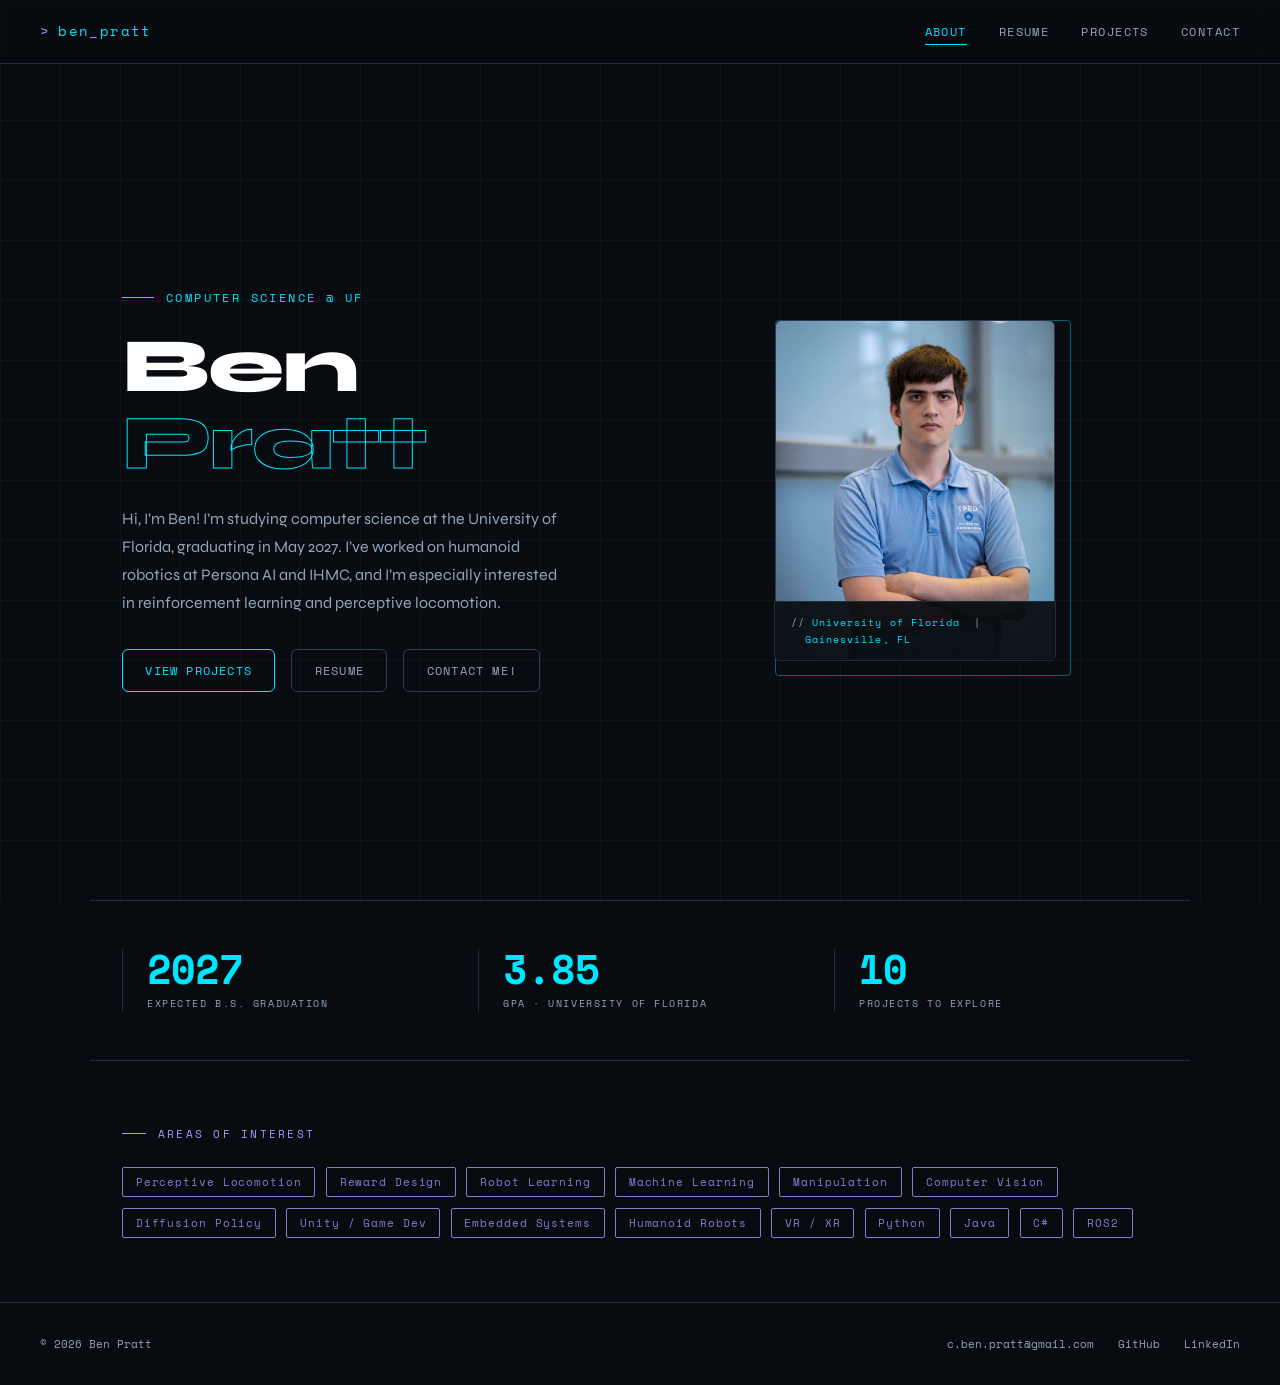
<file: index.html>
<!DOCTYPE html>
<html lang="en">
<head>
  <meta charset="UTF-8" />
  <meta name="viewport" content="width=device-width, initial-scale=1.0" />
  <title>Ben Pratt — Robotics &amp; Computer Science</title>
  <meta name="description" content="Ben Pratt’s robotics portfolio: perceptive locomotion, humanoid manipulation, animatronics, software, and games. Computer science at the University of Florida." />
  <link rel="stylesheet" href="css/style.css" />
  <style>
    /* ── HERO ── */
    .hero {
      min-height: calc(100vh - var(--nav-h));
      display: grid;
      grid-template-columns: 1fr 1fr;
      align-items: center;
      gap: 4rem;
      padding: 5rem 2rem 4rem;
      max-width: 1100px;
      margin: 0 auto;
      position: relative;
      z-index: 1;
    }

    .hero-eyebrow {
      font-family: var(--font-mono);
      font-size: .75rem;
      color: var(--accent);
      letter-spacing: .2em;
      text-transform: uppercase;
      margin-bottom: 1.25rem;
      display: flex;
      align-items: center;
      gap: .75rem;
    }
    .hero-eyebrow::before {
      content: '';
      display: inline-block;
      width: 32px; height: 1px;
      background: var(--accent);
    }

    .hero h1 {
      font-family: var(--font-body);
      font-size: clamp(3rem, 6vw, 5.5rem);
      font-weight: 800;
      line-height: 1.0;
      letter-spacing: -.02em;
      color: #fff;
      margin-bottom: 1.5rem;
    }
    .hero h1 span {
      color: transparent;
      -webkit-text-stroke: 1px var(--accent);
    }

    .hero-bio {
      font-size: 1rem;
      color: var(--muted);
      max-width: 440px;
      margin-bottom: 2rem;
      line-height: 1.75;
    }

    .hero-actions {
      display: flex;
      gap: 1rem;
      flex-wrap: wrap;
    }

    /* ── PHOTO CARD ── */
    .hero-visual {
      display: flex;
      justify-content: center;
    }
    .photo-frame {
      position: relative;
      width: min(280px, 100%);
    }
    .photo-frame::before {
      content: '';
      position: absolute;
      inset: -8px;
      border: 1px solid var(--accent);
      border-radius: 4px;
      opacity: .4;
      transform: translate(8px, 8px);
    }
    .photo-frame::after {
      content: '';
      position: absolute;
      inset: 0;
      background: linear-gradient(135deg, transparent 60%, rgba(0,229,255,.08));
      border-radius: var(--radius);
      z-index: 2;
    }
    .photo-frame img {
      width: min(280px, 100%);
      height: 340px;
      object-fit: cover;
      border-radius: var(--radius);
      border: 1px solid var(--border2);
      filter: grayscale(20%) contrast(1.05);
      display: block;
    }
    .photo-tag {
      position: absolute;
      bottom: -1px;
      left: -1px;
      right: -1px;
      padding: .75rem 1rem;
      background: rgba(8,12,16,.92);
      border: 1px solid var(--border);
      border-radius: 0 0 var(--radius) var(--radius);
      font-family: var(--font-mono);
      font-size: .65rem;
      color: var(--accent);
      letter-spacing: .1em;
      z-index: 3;
    }
    .photo-tag span { color: var(--muted); }

    /* ── STATS ROW ── */
    .stats {
      border-top: 1px solid var(--border);
      padding: 3rem 2rem;
      max-width: 1100px;
      margin: 0 auto;
      display: grid;
      grid-template-columns: repeat(3, minmax(0, 1fr));
      gap: 2rem;
      position: relative;
      z-index: 1;
    }
    .stat {
      border-left: 1px solid var(--border);
      padding-left: 1.5rem;
    }
    .stat-n {
      font-family: var(--font-mono);
      font-size: 2.5rem;
      font-weight: 700;
      color: var(--accent);
      line-height: 1;
      margin-bottom: .35rem;
    }
    .stat-label {
      font-family: var(--font-mono);
      font-size: .65rem;
      color: var(--muted);
      letter-spacing: .15em;
      text-transform: uppercase;
    }

    /* ── INTERESTS ── */
    .interests {
      border-top: 1px solid var(--border);
      padding: 4rem 2rem;
      max-width: 1100px;
      margin: 0 auto;
      position: relative;
      z-index: 1;
    }
    .tags {
      display: flex;
      flex-wrap: wrap;
      gap: .65rem;
      margin-top: 1.5rem;
    }
    .tag {
      font-family: var(--font-mono);
      font-size: .7rem;
      color: var(--accent2);
      border: 1px solid var(--accent2);
      padding: .3rem .8rem;
      border-radius: 2px;
      letter-spacing: .08em;
      opacity: .8;
      transition: opacity .2s;
    }
    .tag:hover { opacity: 1; }

    @media (max-width: 768px) {
      .hero { grid-template-columns: 1fr; gap: 2rem; }
      .hero-visual { order: -1; }
      .stats { grid-template-columns: repeat(2, minmax(0, 1fr)); }
    }
  </style>
</head>
<body>
  <a class="skip-link" href="#main">Skip to content</a>
  <div class="grid-bg"></div>

  <nav aria-label="Main navigation">
    <div class="nav-logo">ben_pratt</div>
    <ul class="nav-links">
      <li><a href="index.html" class="active" aria-current="page">About</a></li>
      <li><a href="resume.html">Resume</a></li>
      <li><a href="projects.html">Projects</a></li>
      <li><a href="contact.html">Contact</a></li>
    </ul>
  </nav>

  <main id="main" tabindex="-1">
    <section class="hero">
      <div class="hero-copy fade-up">
        <div class="hero-eyebrow">Computer Science @ UF</div>
        <h1>Ben<br /><span>Pratt</span></h1>
        <p class="hero-bio">
          Hi, I’m Ben! I’m studying computer science at the University of Florida, graduating in May 2027.
          I’ve worked on humanoid robotics at Persona AI and IHMC, and I’m especially interested in reinforcement learning and perceptive locomotion.
        </p>
        <div class="hero-actions">
          <a href="projects.html" class="btn">View Projects</a>
          <a href="resume.html" class="btn btn-ghost">Resume</a>
          <a href="contact.html" class="btn btn-ghost">Contact Me!</a>

        </div>
      </div>

      <div class="hero-visual fade-up fade-up-2">
        <div class="photo-frame">
          <img
            src="media/image002.jpg"
            alt="Ben Pratt"
          />
          <div class="photo-tag">
            <span>// </span>University of Florida&nbsp;&nbsp;<span>|</span>&nbsp;&nbsp;Gainesville, FL
          </div>
        </div>
      </div>
    </section>

    <section class="stats fade-up fade-up-3">
      <div class="stat">
        <div class="stat-n">2027</div>
        <div class="stat-label">Expected B.S. graduation</div>
      </div>
      <div class="stat">
        <div class="stat-n">3.85</div>
        <div class="stat-label">GPA · University of Florida</div>
      </div>
      <div class="stat">
        <div class="stat-n">10</div>
        <div class="stat-label">Projects to explore</div>
      </div>
    </section>

    <section class="interests fade-up fade-up-4">
      <div class="section-label">Areas of Interest</div>
      <div class="tags">
        <span class="tag">Perceptive Locomotion</span>
        <span class="tag">Reward Design</span>
        <span class="tag">Robot Learning</span>
        <span class="tag">Machine Learning</span>
        <span class="tag">Manipulation</span>
        <span class="tag">Computer Vision</span>
        <span class="tag">Diffusion Policy</span>
        <span class="tag">Unity / Game Dev</span>
        <span class="tag">Embedded Systems</span>
        <span class="tag">Humanoid Robots</span>
        <span class="tag">VR / XR</span>
        <span class="tag">Python</span>
        <span class="tag">Java</span>
        <span class="tag">C#</span>
        <span class="tag">ROS2</span>
      </div>
    </section>

    <footer>
      <span>© 2026 Ben Pratt</span>
      <div class="footer-links">
        <a href="mailto:c.ben.pratt@gmail.com">c.ben.pratt@gmail.com</a>
        <a href="https://github.com/EAOZONE" target="_blank" rel="noopener noreferrer">GitHub</a>
        <a href="https://www.linkedin.com/in/charles-pratt-919313291/" target="_blank" rel="noopener noreferrer">LinkedIn</a>
      </div>
    </footer>
  </main>
</body>
</html>
</file>
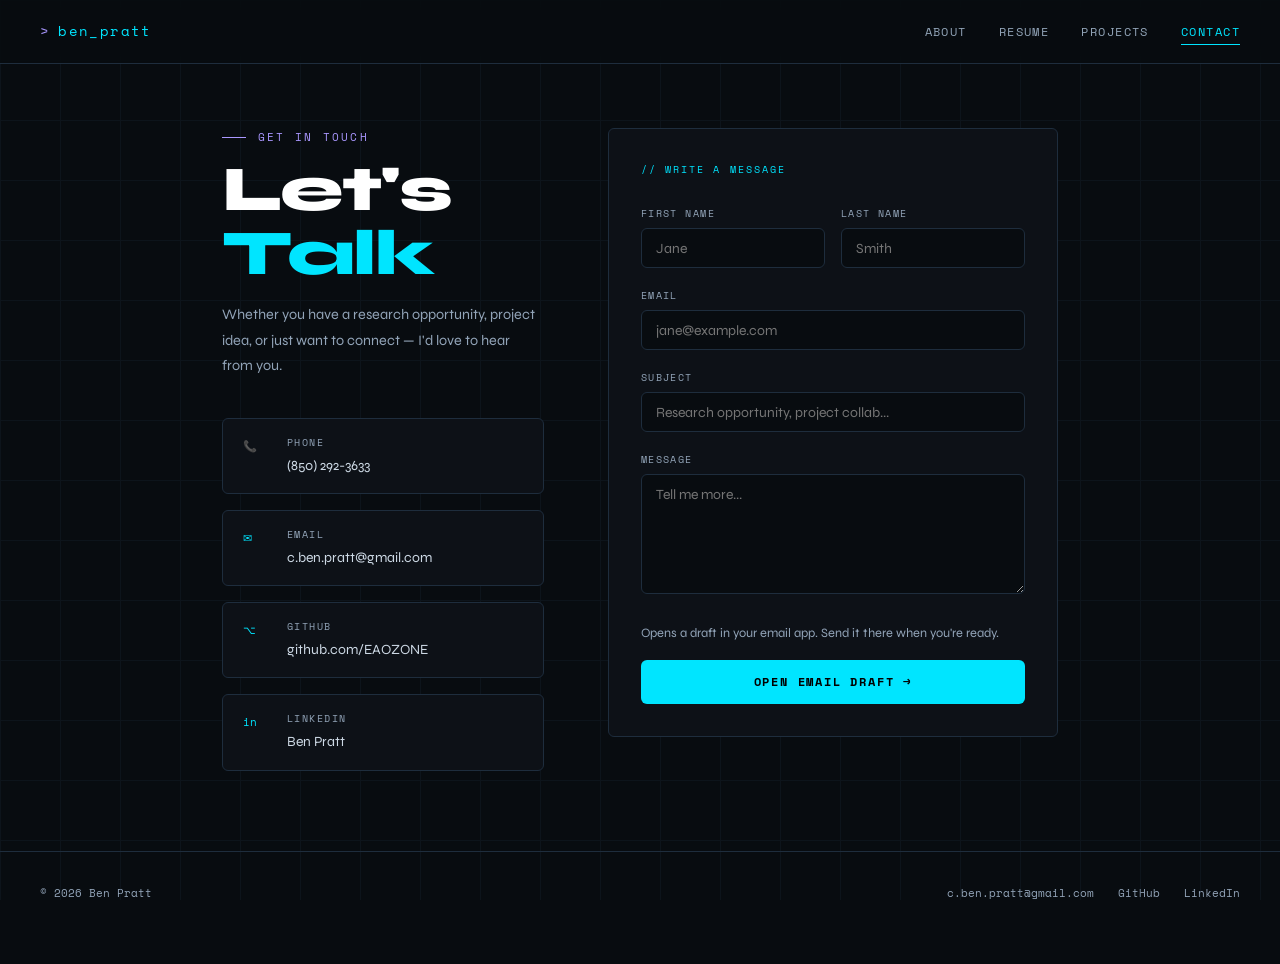
<file: contact.html>
<!DOCTYPE html>
<html lang="en">
<head>
  <meta charset="UTF-8" />
  <meta name="viewport" content="width=device-width, initial-scale=1.0" />
  <title>Contact — Ben Pratt</title>
  <link rel="stylesheet" href="css/style.css" />
  <style>
    .contact-wrapper {
      max-width: 900px;
      margin: 0 auto;
      padding: 4rem 2rem 5rem;
      position: relative;
      z-index: 1;
      display: grid;
      grid-template-columns: 1fr 1.4fr;
      gap: 4rem;
      align-items: start;
    }

    /* ── LEFT ── */
    .contact-info h1 {
      font-size: clamp(2.5rem, 5vw, 4rem);
      font-weight: 800;
      color: #fff;
      line-height: 1;
      letter-spacing: -.02em;
      margin-bottom: 1rem;
    }
    .contact-info h1 span { color: var(--accent); }
    .contact-info p {
      color: var(--muted);
      font-size: .9rem;
      line-height: 1.75;
      margin-bottom: 2.5rem;
    }

    .contact-details { display: flex; flex-direction: column; gap: 1rem; }
    .contact-item {
      display: flex;
      gap: 1rem;
      align-items: flex-start;
      padding: 1rem 1.25rem;
      background: var(--bg2);
      border: 1px solid var(--border);
      border-radius: var(--radius);
      transition: border-color .2s;
    }
    .contact-item:hover { border-color: var(--accent); }
    .contact-item-icon {
      font-family: var(--font-mono);
      font-size: .7rem;
      color: var(--accent);
      width: 28px;
      flex-shrink: 0;
      padding-top: .1rem;
    }
    .contact-item-label {
      font-family: var(--font-mono);
      font-size: .6rem;
      color: var(--muted);
      letter-spacing: .15em;
      text-transform: uppercase;
      margin-bottom: .2rem;
    }
    .contact-item-value {
      font-size: .875rem;
      color: var(--text);
      overflow-wrap: anywhere;
    }
    .contact-item > div:last-child { min-width: 0; }
    .contact-info, .contact-form { min-width: 0; }
    .contact-item-value a { color: var(--text); }
    .contact-item-value a:hover { color: var(--accent); }

    /* ── FORM ── */
    .contact-form {
      background: var(--bg2);
      border: 1px solid var(--border);
      border-radius: var(--radius);
      padding: 2rem;
    }
    .form-title {
      font-family: var(--font-mono);
      font-size: .65rem;
      color: var(--accent);
      letter-spacing: .2em;
      text-transform: uppercase;
      margin-bottom: 1.75rem;
    }

    .form-row {
      display: grid;
      grid-template-columns: 1fr 1fr;
      gap: 1rem;
    }
    .form-group { margin-bottom: 1.25rem; }
    .form-group label {
      display: block;
      font-family: var(--font-mono);
      font-size: .6rem;
      color: var(--muted);
      letter-spacing: .15em;
      text-transform: uppercase;
      margin-bottom: .4rem;
    }
    .form-group input,
    .form-group textarea,
    .form-group select {
      width: 100%;
      background: var(--bg);
      border: 1px solid var(--border);
      border-radius: var(--radius);
      padding: .65rem .9rem;
      color: var(--text);
      font-family: var(--font-body);
      font-size: .875rem;
      outline: none;
      transition: border-color .2s, box-shadow .2s;
      resize: vertical;
    }
    .form-group input:focus,
    .form-group textarea:focus {
      border-color: var(--accent);
      box-shadow: 0 0 0 3px rgba(0,229,255,.08);
    }
    .form-group textarea { min-height: 120px; }

    .form-submit {
      width: 100%;
      padding: .85rem;
      background: var(--accent);
      color: #000;
      font-family: var(--font-mono);
      font-size: .75rem;
      font-weight: 700;
      letter-spacing: .15em;
      text-transform: uppercase;
      border: none;
      border-radius: var(--radius);
      cursor: pointer;
      transition: opacity .2s, box-shadow .2s;
    }
    .form-submit:hover {
      opacity: .9;
      box-shadow: var(--glow);
    }

    /* ── SUCCESS ── */
    .form-success {
      display: none;
      text-align: center;
      padding: 2rem;
    }
    .form-success.visible { display: block; }
    .form-success .icon {
      font-size: 2rem;
      margin-bottom: 1rem;
      color: var(--green);
    }
    .form-success p {
      font-family: var(--font-mono);
      font-size: .8rem;
      color: var(--muted);
    }

    @media (max-width: 768px) {
      .contact-wrapper { grid-template-columns: 1fr; gap: 2.5rem; }
      .form-row { grid-template-columns: 1fr; }
      .contact-form { padding: 1.25rem; }
    }
  </style>
</head>
<body>
  <a class="skip-link" href="#main">Skip to content</a>
  <div class="grid-bg"></div>

  <nav aria-label="Main navigation">
    <div class="nav-logo">ben_pratt</div>
    <ul class="nav-links">
      <li><a href="index.html">About</a></li>
      <li><a href="resume.html">Resume</a></li>
      <li><a href="projects.html">Projects</a></li>
      <li><a href="contact.html" class="active" aria-current="page">Contact</a></li>
    </ul>
  </nav>

  <main id="main" tabindex="-1">
    <div class="contact-wrapper">

      <!-- LEFT: info -->
      <div class="contact-info fade-up">
        <div class="section-label">Get in Touch</div>
        <h1>Let's<br /><span>Talk</span></h1>
        <p>
          Whether you have a research opportunity, project idea, or just want to connect — I'd love to hear from you.
        </p>

        <div class="contact-details">
          <div class="contact-item">
            <div class="contact-item-icon">📞</div>
            <div>
              <div class="contact-item-label">Phone</div>
              <div class="contact-item-value">(850) 292-3633</div>
            </div>
          </div>
          <div class="contact-item">
            <div class="contact-item-icon">✉</div>
            <div>
              <div class="contact-item-label">Email</div>
              <div class="contact-item-value">
                <a href="mailto:c.ben.pratt@gmail.com">c.ben.pratt@gmail.com</a>
              </div>
            </div>
          </div>
          <div class="contact-item">
            <div class="contact-item-icon">⌥</div>
            <div>
              <div class="contact-item-label">GitHub</div>
              <div class="contact-item-value">
                <a href="https://github.com/EAOZONE" target="_blank" rel="noopener noreferrer">github.com/EAOZONE</a>
              </div>
            </div>
          </div>
          <div class="contact-item">
            <div class="contact-item-icon">in</div>
            <div>
              <div class="contact-item-label">LinkedIn</div>
              <div class="contact-item-value">
                <a href="https://www.linkedin.com/in/charles-pratt-919313291/" target="_blank" rel="noopener noreferrer">Ben Pratt</a>
              </div>
            </div>
          </div>
        </div>
      </div>

      <!-- RIGHT: form -->
      <div class="contact-form fade-up fade-up-2">
        <div class="form-title">// write a message</div>

        <form id="formWrap">
          <div class="form-row">
            <div class="form-group">
              <label for="fname">First Name</label>
              <input type="text" id="fname" autocomplete="given-name" placeholder="Jane" />
            </div>
            <div class="form-group">
              <label for="lname">Last Name</label>
              <input type="text" id="lname" autocomplete="family-name" placeholder="Smith" />
            </div>
          </div>
          <div class="form-group">
            <label for="email">Email</label>
            <input type="email" id="email" autocomplete="email" required placeholder="jane@example.com" />
          </div>
          <div class="form-group">
            <label for="subject">Subject</label>
            <input type="text" id="subject" placeholder="Research opportunity, project collab..." />
          </div>
          <div class="form-group">
            <label for="message">Message</label>
            <textarea id="message" required placeholder="Tell me more..."></textarea>
          </div>
          <p style="color:var(--muted);font-size:.8rem;margin-bottom:1rem;">Opens a draft in your email app. Send it there when you're ready.</p>
          <button class="form-submit" type="submit">Open Email Draft →</button>
        </form>

        <div class="form-success" id="successMsg" role="status">
          <p>Finish sending in your email app. If it didn't open, you can email <a href="mailto:c.ben.pratt@gmail.com">c.ben.pratt@gmail.com</a> directly. Your message is still here to copy.</p>
        </div>
      </div>

    </div>

    <footer>
      <span>© 2026 Ben Pratt</span>
      <div class="footer-links">
        <a href="mailto:c.ben.pratt@gmail.com">c.ben.pratt@gmail.com</a>
        <a href="https://github.com/EAOZONE" target="_blank" rel="noopener noreferrer">GitHub</a>
        <a href="https://www.linkedin.com/in/charles-pratt-919313291/" target="_blank" rel="noopener noreferrer">LinkedIn</a>
      </div>
    </footer>
  </main>

  <script>
    document.getElementById('formWrap').addEventListener('submit', event => {
      event.preventDefault();
      const email = document.getElementById('email').value.trim();
      const message = document.getElementById('message').value.trim();
      if (!email || !message) {
        alert('Please fill in your email and message.');
        return;
      }
      const fname = document.getElementById('fname').value.trim();
      const lname = document.getElementById('lname').value.trim();
      const subject = encodeURIComponent(document.getElementById('subject').value.trim() || 'Portfolio Contact');
      const body = encodeURIComponent(`From: ${fname} ${lname} <${email}>\n\n${message}`);
      window.location.href = `mailto:c.ben.pratt@gmail.com?subject=${subject}&body=${body}`;

      document.getElementById('successMsg').classList.add('visible');
    });
  </script>
</body>
</html>
</file>
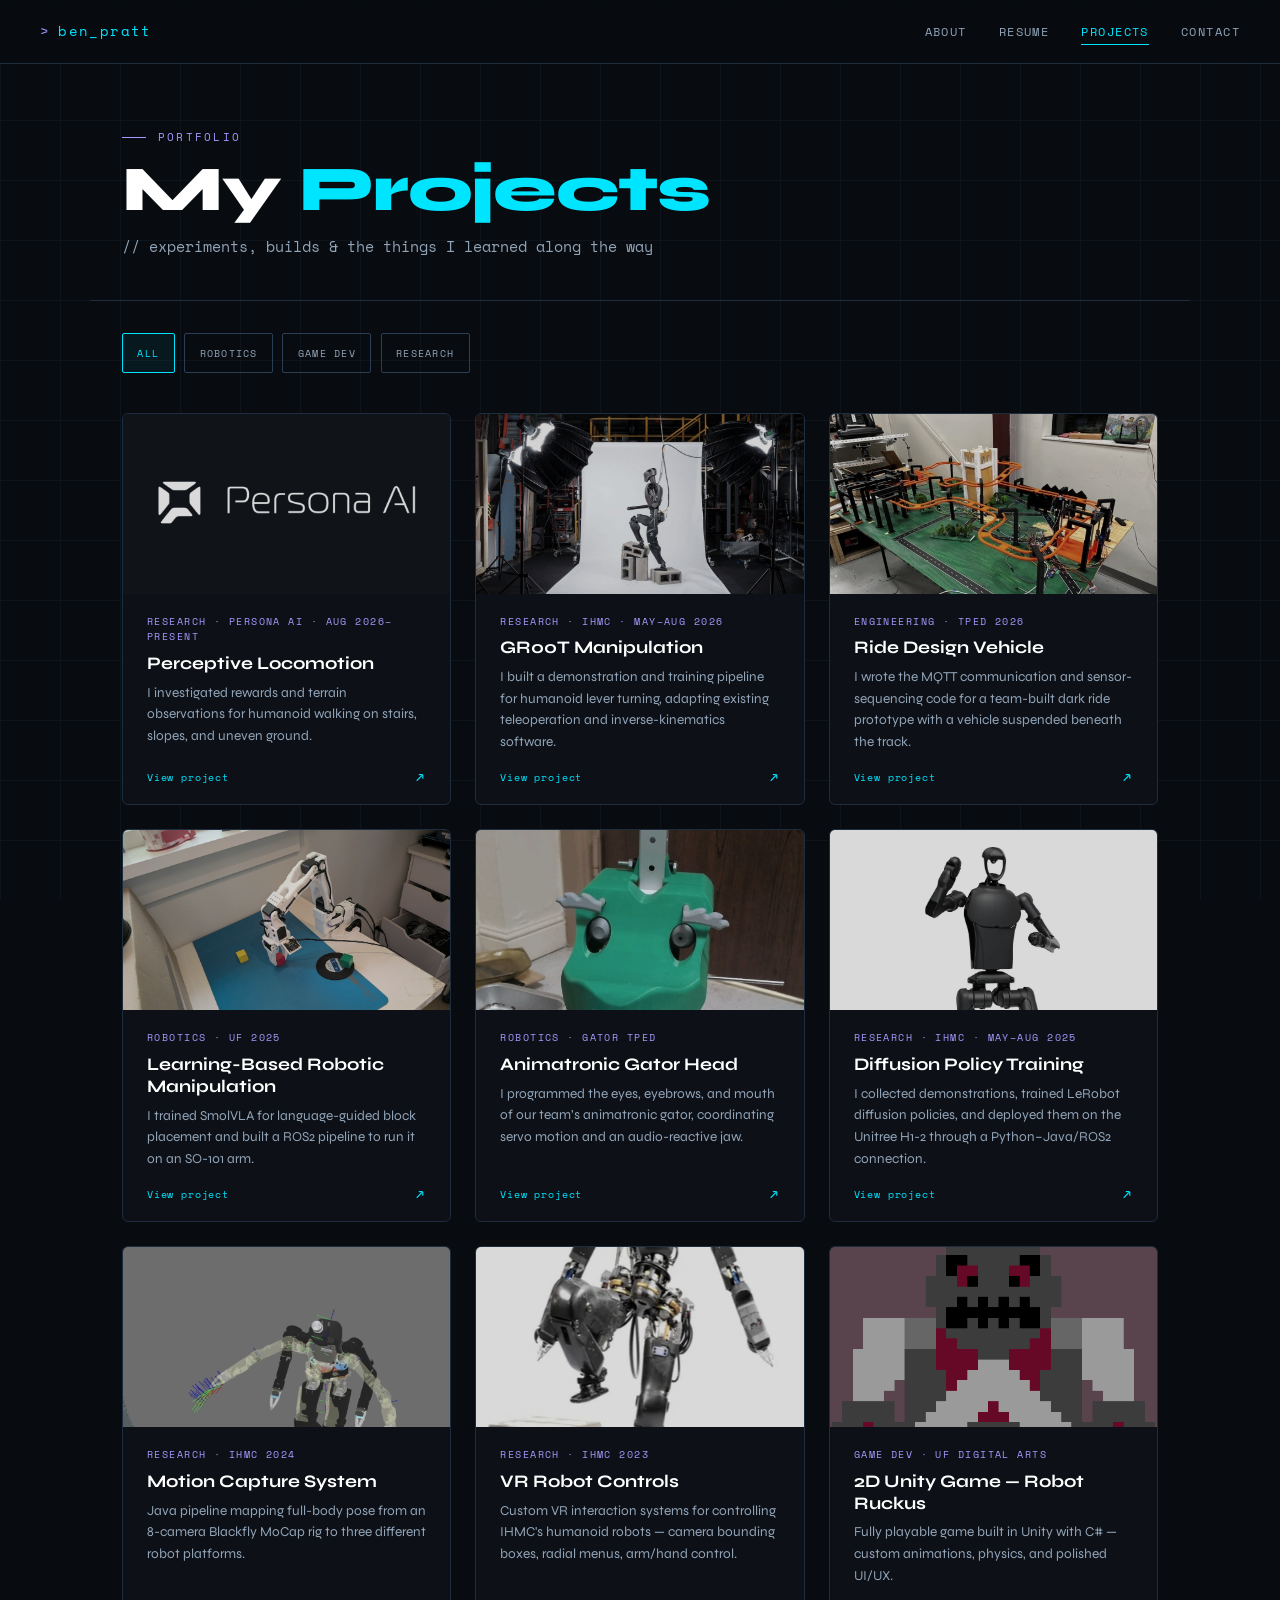
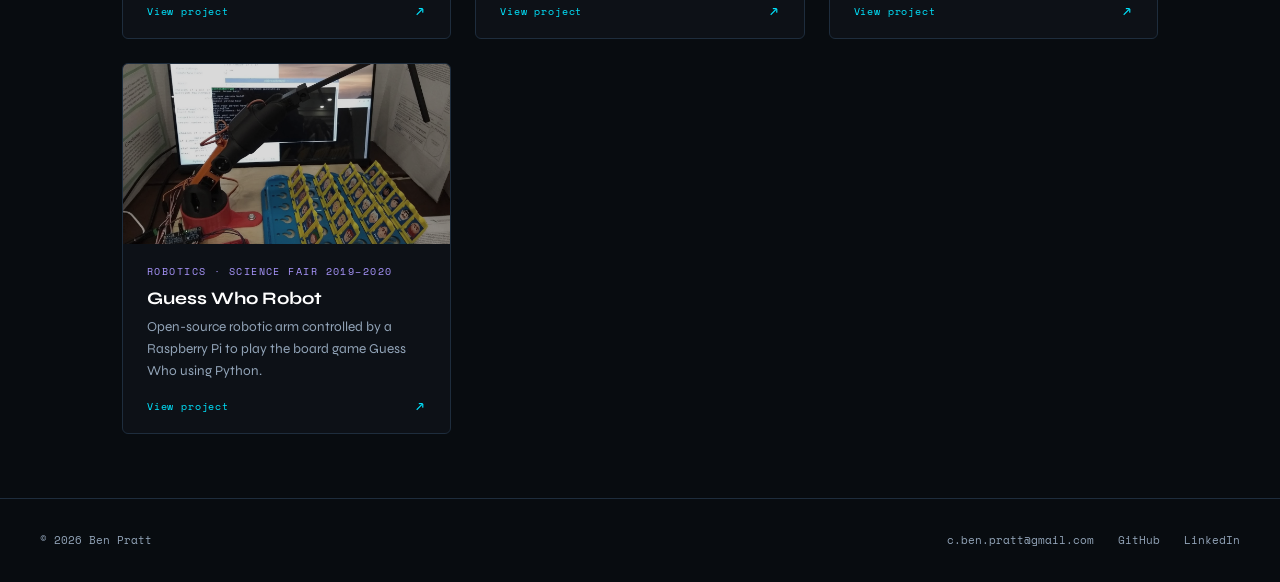
<file: projects.html>
<!DOCTYPE html>
<html lang="en">
<head>
  <meta charset="UTF-8" />
  <meta name="viewport" content="width=device-width, initial-scale=1.0" />
  <title>Projects — Ben Pratt</title>
  <link rel="stylesheet" href="css/style.css" />
  <link rel="stylesheet" href="css/projects.css" />
</head>
<body>
  <a class="skip-link" href="#main">Skip to content</a>
  <div class="grid-bg"></div>

  <nav aria-label="Main navigation">
    <div class="nav-logo">ben_pratt</div>
    <ul class="nav-links">
      <li><a href="index.html">About</a></li>
      <li><a href="resume.html">Resume</a></li>
      <li><a href="projects.html" class="active" aria-current="page">Projects</a></li>
      <li><a href="contact.html">Contact</a></li>
    </ul>
  </nav>

  <main id="main" tabindex="-1">
    <div class="page-header fade-up">
      <div class="section-label">Portfolio</div>
      <h1>My <span>Projects</span></h1>
      <p>// experiments, builds &amp; the things I learned along the way</p>
    </div>

    <div class="filters fade-up fade-up-1" role="group" aria-label="Filter projects">
      <button class="filter-btn active" data-filter="all">All</button>
      <button class="filter-btn" data-filter="robotics">Robotics</button>
      <button class="filter-btn" data-filter="game">Game Dev</button>
      <button class="filter-btn" data-filter="research">Research</button>
    </div>

    <p class="sr-only" id="filter-status" role="status" aria-live="polite"></p>
    <div class="projects-grid" id="grid">

      <article class="card" id="perceptive-locomotion" data-tags="research robotics">
        <a class="card-link" href="projects/perceptive-locomotion.html" aria-labelledby="title-perceptive-locomotion">
          <img class="card-img brand-logo" src="media/persona-ai-logo.webp" alt="Persona AI" width="768" height="174" />
          <div class="card-body">
            <p class="card-meta">Research · Persona AI · Aug 2026–present</p>
            <h2 class="card-title" id="title-perceptive-locomotion">Perceptive Locomotion</h2>
            <p class="card-summary">I investigated rewards and terrain observations for humanoid walking on stairs, slopes, and uneven ground.</p>
          </div>
          <span class="card-link-hint" aria-hidden="true">View project <span>↗</span></span>
        </a>
      </article>

      <article class="card" id="groot-manipulation" data-tags="research robotics">
        <a class="card-link" href="projects/groot-manipulation.html" aria-labelledby="title-groot-manipulation">
          <img class="card-img" src="media/ihmc-alex.jpg" alt="IHMC’s Alex humanoid in a studio setup at the robotics lab" width="1024" height="768" style="object-position:center 45%;" />
          <div class="card-body">
            <p class="card-meta">Research · IHMC · May–Aug 2026</p>
            <h2 class="card-title" id="title-groot-manipulation">GR00T Manipulation</h2>
            <p class="card-summary">I built a demonstration and training pipeline for humanoid lever turning, adapting existing teleoperation and inverse-kinematics software.</p>
          </div>
          <span class="card-link-hint" aria-hidden="true">View project <span>↗</span></span>
        </a>
      </article>

      <article class="card" id="ride-design-vehicle" data-tags="robotics">
        <a class="card-link" href="projects/ride-design-vehicle.html" aria-labelledby="title-ride-design-vehicle">
          <img class="card-img" src="media/Full Assembly Picture.jpg" alt="Ride Design Vehicle" style="object-position:center;" />
          <div class="card-body">
            <p class="card-meta">Engineering · TPED 2026</p>
            <h2 class="card-title" id="title-ride-design-vehicle">Ride Design Vehicle</h2>
            <p class="card-summary">I wrote the MQTT communication and sensor-sequencing code for a team-built dark ride prototype with a vehicle suspended beneath the track.</p>
          </div>
          <span class="card-link-hint" aria-hidden="true">View project <span>↗</span></span>
        </a>
      </article>

      <article class="card" id="uf-manipulation" data-tags="robotics">
        <a class="card-link" href="projects/uf-manipulation.html" aria-labelledby="title-uf-manipulation">
          <img class="card-img" src="media/Robotic_Arm.jpg" alt="Robotic Arm Manipulation" style="object-position:center top;" />
          <div class="card-body">
            <p class="card-meta">Robotics · UF 2025</p>
            <h2 class="card-title" id="title-uf-manipulation">Learning-Based Robotic Manipulation</h2>
            <p class="card-summary">I trained SmolVLA for language-guided block placement and built a ROS2 pipeline to run it on an SO-101 arm.</p>
          </div>
          <span class="card-link-hint" aria-hidden="true">View project <span>↗</span></span>
        </a>
      </article>

      <article class="card" id="animatronic-gator" data-tags="robotics">
        <a class="card-link" href="projects/animatronic-gator.html" aria-labelledby="title-animatronic-gator">
          <img class="card-img" src="media/Animatronic.jpg" alt="Animatronic Gator Head" style="object-position:center top;" />
          <div class="card-body">
            <p class="card-meta">Robotics · Gator TPED</p>
            <h2 class="card-title" id="title-animatronic-gator">Animatronic Gator Head</h2>
            <p class="card-summary">I programmed the eyes, eyebrows, and mouth of our team’s animatronic gator, coordinating servo motion and an audio-reactive jaw.</p>
          </div>
          <span class="card-link-hint" aria-hidden="true">View project <span>↗</span></span>
        </a>
      </article>

      <article class="card" id="diffusion-policy" data-tags="research robotics">
        <a class="card-link" href="projects/diffusion-policy.html" aria-labelledby="title-diffusion-policy">
          <img class="card-img" src="media/unitree-h1-2.webp" alt="Diffusion Policy Training" style="object-position:center top;" />
          <div class="card-body">
            <p class="card-meta">Research · IHMC · May–Aug 2025</p>
            <h2 class="card-title" id="title-diffusion-policy">Diffusion Policy Training</h2>
            <p class="card-summary">I collected demonstrations, trained LeRobot diffusion policies, and deployed them on the Unitree H1-2 through a Python–Java/ROS2 connection.</p>
          </div>
          <span class="card-link-hint" aria-hidden="true">View project <span>↗</span></span>
        </a>
      </article>

      <article class="card" id="motion-capture" data-tags="research robotics">
        <a class="card-link" href="projects/motion-capture.html" aria-labelledby="title-motion-capture">
          <img class="card-img" src="media/MoCap.png" alt="Motion Capture System" style="object-position:center top;" />
          <div class="card-body">
            <p class="card-meta">Research · IHMC 2024</p>
            <h2 class="card-title" id="title-motion-capture">Motion Capture System</h2>
            <p class="card-summary">Java pipeline mapping full-body pose from an 8-camera Blackfly MoCap rig to three different robot platforms.</p>
          </div>
          <span class="card-link-hint" aria-hidden="true">View project <span>↗</span></span>
        </a>
      </article>

      <article class="card" id="vr-robot-controls" data-tags="research robotics">
        <a class="card-link" href="projects/vr-robot-controls.html" aria-labelledby="title-vr-robot-controls">
          <img class="card-img" src="media/nadia_edited.jpg" alt="Nadia Robot" />
          <div class="card-body">
            <p class="card-meta">Research · IHMC 2023</p>
            <h2 class="card-title" id="title-vr-robot-controls">VR Robot Controls</h2>
            <p class="card-summary">Custom VR interaction systems for controlling IHMC's humanoid robots — camera bounding boxes, radial menus, arm/hand control.</p>
          </div>
          <span class="card-link-hint" aria-hidden="true">View project <span>↗</span></span>
        </a>
      </article>



      <article class="card" id="robot-ruckus" data-tags="game">
        <a class="card-link" href="projects/robot-ruckus.html" aria-labelledby="title-robot-ruckus">
          <img class="card-img" src="media/Robot_Rockus.png" alt="Robot Ruckus Game" />
          <div class="card-body">
            <p class="card-meta">Game Dev · UF Digital Arts</p>
            <h2 class="card-title" id="title-robot-ruckus">2D Unity Game — Robot Ruckus</h2>
            <p class="card-summary">Fully playable game built in Unity with C# — custom animations, physics, and polished UI/UX.</p>
          </div>
          <span class="card-link-hint" aria-hidden="true">View project <span>↗</span></span>
        </a>
      </article>



      <article class="card" id="guess-who" data-tags="robotics">
        <a class="card-link" href="projects/guess-who.html" aria-labelledby="title-guess-who">
          <img class="card-img" src="media/IMG_20200203_174949399.jpg" alt="Guess Who Robot" />
          <div class="card-body">
            <p class="card-meta">Robotics · Science Fair 2019–2020</p>
            <h2 class="card-title" id="title-guess-who">Guess Who Robot</h2>
            <p class="card-summary">Open-source robotic arm controlled by a Raspberry Pi to play the board game Guess Who using Python.</p>
          </div>
          <span class="card-link-hint" aria-hidden="true">View project <span>↗</span></span>
        </a>
      </article>

    </div>

    <footer>
      <span>© 2026 Ben Pratt</span>
      <div class="footer-links">
        <a href="mailto:c.ben.pratt@gmail.com">c.ben.pratt@gmail.com</a>
        <a href="https://github.com/EAOZONE" target="_blank" rel="noopener noreferrer">GitHub</a>
        <a href="https://www.linkedin.com/in/charles-pratt-919313291/" target="_blank" rel="noopener noreferrer">LinkedIn</a>
      </div>
    </footer>
  </main>

  <script src="js/projects.js" defer></script>
</body>
</html>
</file>
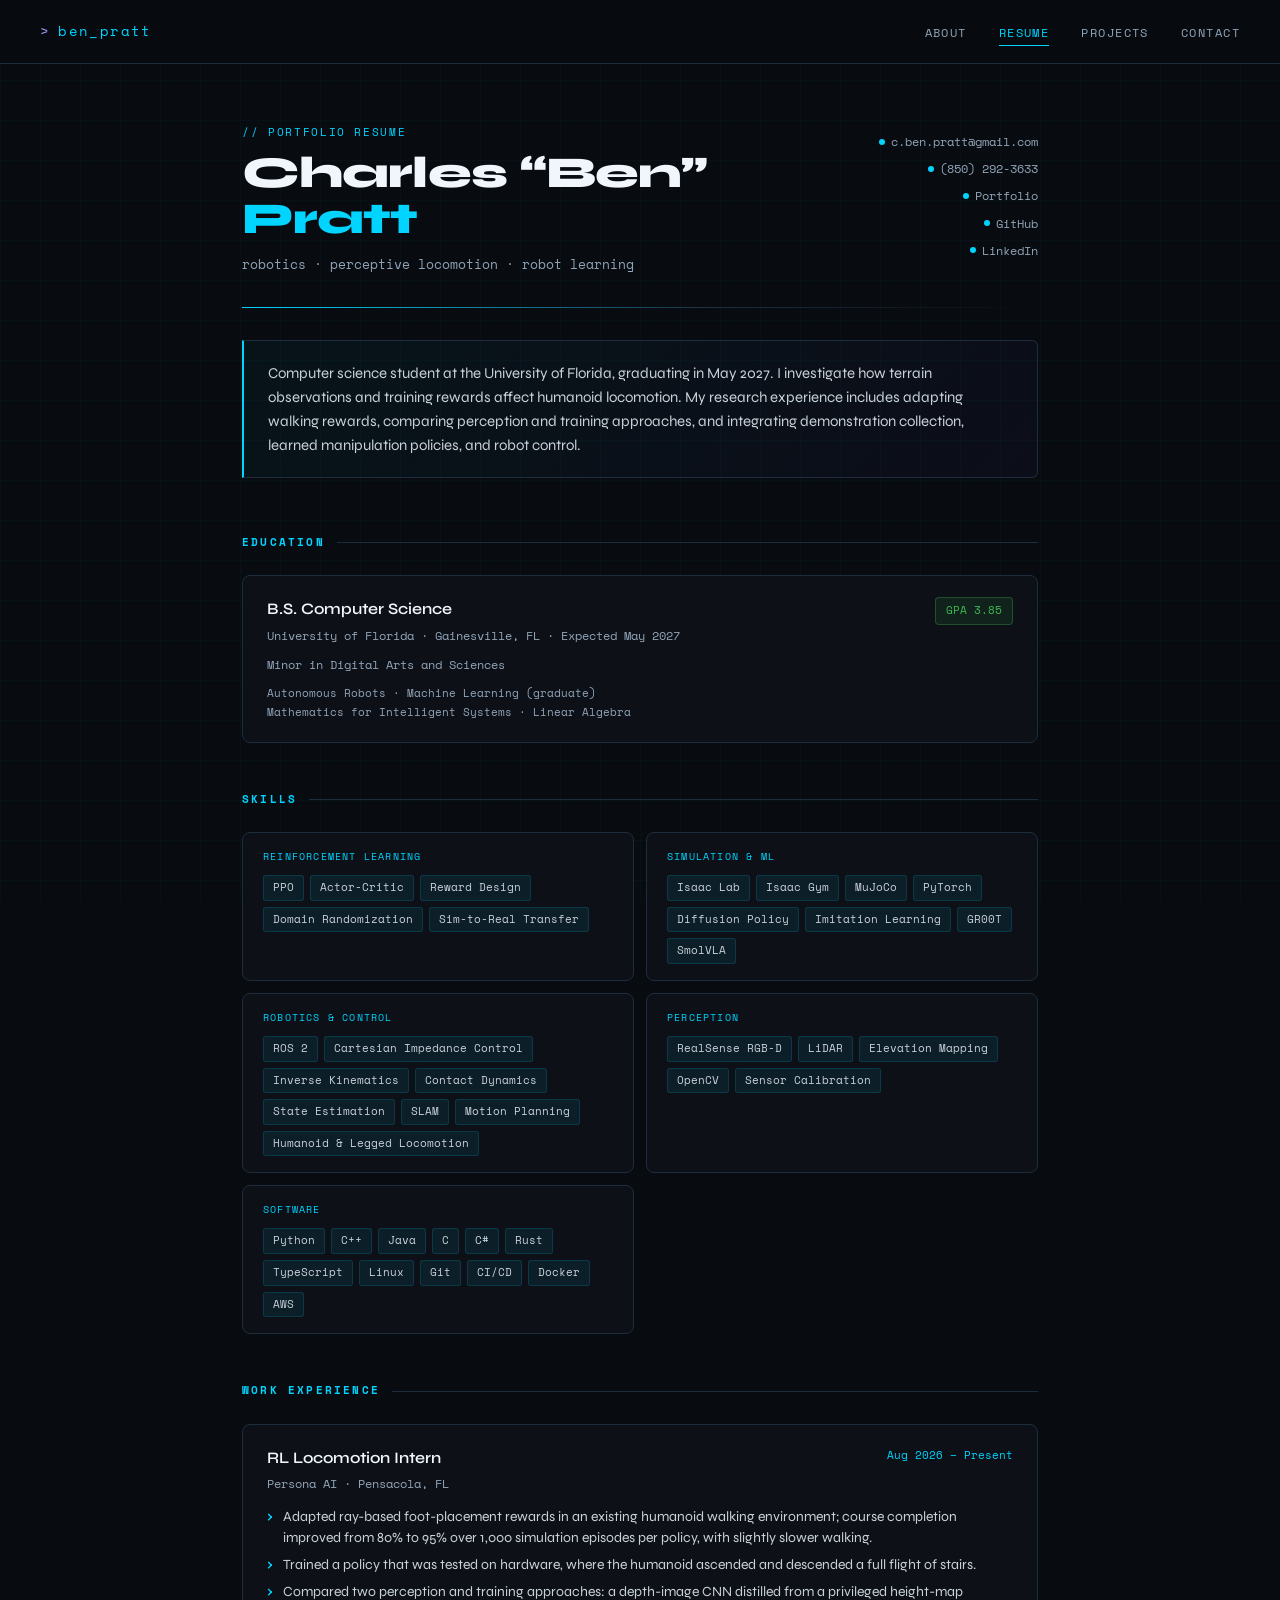
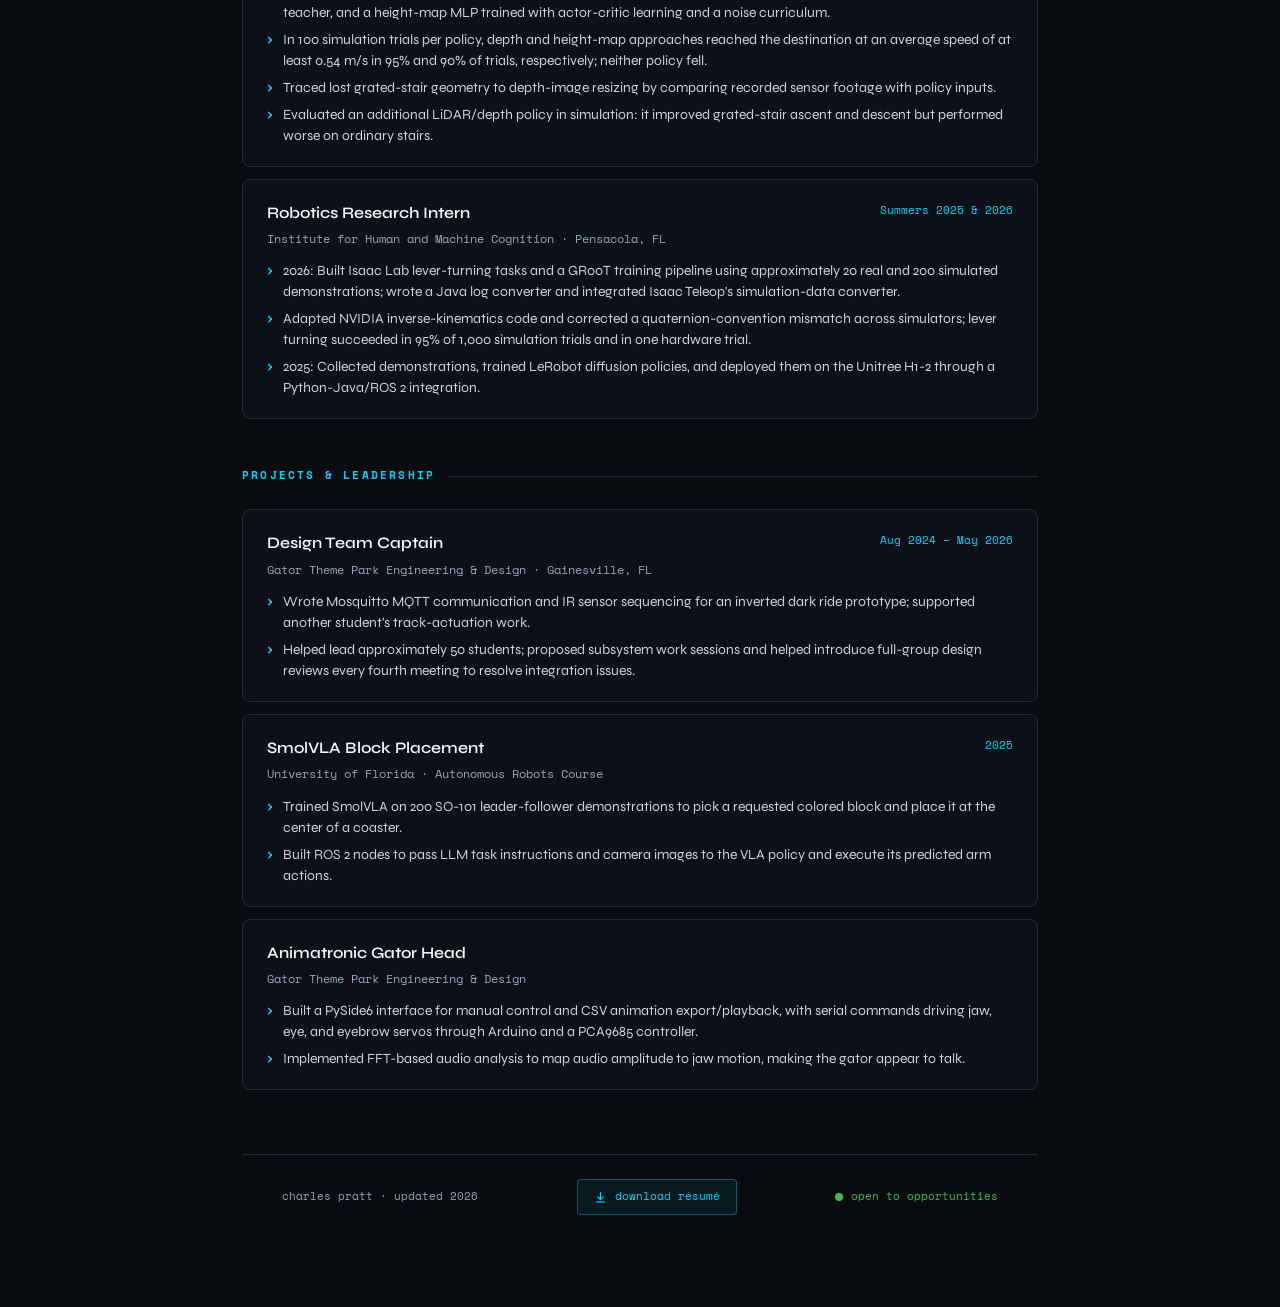
<file: resume.html>
<!DOCTYPE html>
<html lang="en">
<head>
<meta charset="UTF-8">
<meta name="viewport" content="width=device-width, initial-scale=1.0">
<title>Résumé — Ben Pratt</title>
<meta name="description" content="Ben Pratt’s robotics research experience, education, and selected engineering projects.">
<link rel="stylesheet" href="css/style.css">
<link href="https://fonts.googleapis.com/css2?family=Space+Mono:wght@400;700&family=Syne:wght@400;600;800&display=swap" rel="stylesheet">
<style>
  :root {
    --bg: #080c10;
    --surface: #0d1117;
    --border: #1e2d3d;
    --accent: #00d4ff;
    --accent2: #aa97ff;
    --text: #c9d1d9;
    --text-dim: #92a4b8;
    --text-bright: #f0f6fc;
    --green: #3fb950;
    --mono: 'Space Mono', monospace;
    --sans: 'Syne', sans-serif;
  }

  * { margin: 0; padding: 0; box-sizing: border-box; }

  body {
    background: var(--bg);
    color: var(--text);
    font-family: var(--sans);
    line-height: 1.6;
    min-height: 100vh;
  }

  /* Grid bg */
  body::before {
    content: '';
    position: fixed;
    inset: 0;
    background-image:
      linear-gradient(rgba(0,212,255,0.03) 1px, transparent 1px),
      linear-gradient(90deg, rgba(0,212,255,0.03) 1px, transparent 1px);
    background-size: 40px 40px;
    pointer-events: none;
    z-index: 0;
  }

  .container {
    max-width: 860px;
    margin: 0 auto;
    padding: 60px 32px;
    position: relative;
    z-index: 1;
  }

  main.container { margin-top: var(--nav-h); }
  .resume-nav .nav-logo { color: var(--accent); }
  .container a { overflow-wrap: anywhere; }

  /* Header */
  header {
    margin-bottom: 56px;
    animation: fadeUp 0.6s ease both;
  }

  .header-top {
    display: grid;
    grid-template-columns: minmax(0, 1fr) auto;
    align-items: start;
    gap: 24px;
  }

  .name-block {}

  .label {
    font-family: var(--mono);
    font-size: 11px;
    color: var(--accent);
    letter-spacing: 0.15em;
    text-transform: uppercase;
    margin-bottom: 8px;
  }

  h1 {
    font-family: var(--sans);
    font-size: clamp(32px, 4.5vw, 44px);
    font-weight: 800;
    color: var(--text-bright);
    line-height: 1.05;
    letter-spacing: -0.02em;
  }

  h1 span {
    color: var(--accent);
  }

  .tagline {
    font-family: var(--mono);
    font-size: 13px;
    color: var(--text-dim);
    margin-top: 12px;
  }

  .contact-links {
    display: flex;
    flex-direction: column;
    gap: 8px;
    align-items: flex-end;
    padding-top: 8px;
  }

  .contact-links a {
    font-family: var(--mono);
    font-size: 12px;
    color: var(--text-dim);
    text-decoration: none;
    transition: color 0.2s;
    display: flex;
    align-items: center;
    gap: 6px;
  }

  .contact-links a:hover { color: var(--accent); }

  .dot {
    display: inline-block;
    width: 6px;
    height: 6px;
    border-radius: 50%;
    background: var(--accent);
    flex-shrink: 0;
  }

  /* Divider */
  .divider {
    height: 1px;
    background: linear-gradient(90deg, var(--accent) 0%, var(--border) 60%, transparent 100%);
    margin: 32px 0;
    position: relative;
  }

  /* Summary */
  .summary {
    background: linear-gradient(135deg, rgba(0,212,255,0.04), rgba(124,58,237,0.04));
    border: 1px solid var(--border);
    border-left: 2px solid var(--accent);
    padding: 20px 24px;
    border-radius: 0 6px 6px 0;
    font-size: 15px;
    color: var(--text);
    animation: fadeUp 0.6s 0.1s ease both;
  }

  /* Sections */
  section {
    margin-bottom: 48px;
    animation: fadeUp 0.6s ease both;
  }

  section:nth-child(2) { animation-delay: 0.15s; }
  section:nth-child(3) { animation-delay: 0.2s; }
  section:nth-child(4) { animation-delay: 0.25s; }
  section:nth-child(5) { animation-delay: 0.3s; }
  section:nth-child(6) { animation-delay: 0.35s; }

  .section-header {
    display: flex;
    align-items: center;
    gap: 12px;
    margin-bottom: 24px;
  }

  .section-header h2 {
    font-family: var(--mono);
    font-size: 11px;
    font-weight: 700;
    color: var(--accent);
    letter-spacing: 0.2em;
    text-transform: uppercase;
  }

  .section-header::after {
    content: '';
    flex: 1;
    height: 1px;
    background: var(--border);
  }

  /* Entry cards */
  .entry {
    background: var(--surface);
    border: 1px solid var(--border);
    border-radius: 8px;
    padding: 20px 24px;
    margin-bottom: 12px;
    position: relative;
    overflow: hidden;
    transition: border-color 0.2s, transform 0.2s;
  }

  .entry:hover {
    border-color: rgba(0,212,255,0.3);
    transform: translateX(3px);
  }

  .entry::before {
    content: '';
    position: absolute;
    left: 0;
    top: 0;
    bottom: 0;
    width: 2px;
    background: var(--accent);
    opacity: 0;
    transition: opacity 0.2s;
  }

  .entry:hover::before { opacity: 1; }

  .entry-header {
    display: flex;
    justify-content: space-between;
    align-items: flex-start;
    gap: 16px;
    margin-bottom: 4px;
    flex-wrap: wrap;
  }

  .entry-title {
    font-family: var(--sans);
    font-size: 16px;
    font-weight: 600;
    color: var(--text-bright);
  }

  .entry-meta {
    font-family: var(--mono);
    font-size: 11px;
    color: var(--accent);
    white-space: nowrap;
    padding-top: 2px;
  }

  .entry-sub {
    font-family: var(--mono);
    font-size: 12px;
    color: var(--text-dim);
    margin-bottom: 12px;
  }

  .entry ul {
    list-style: none;
    display: flex;
    flex-direction: column;
    gap: 6px;
  }

  .entry ul li {
    font-size: 14px;
    color: var(--text);
    padding-left: 16px;
    position: relative;
    line-height: 1.5;
  }

  .entry ul li::before {
    content: '›';
    position: absolute;
    left: 0;
    color: var(--accent);
    font-weight: 700;
  }

  /* Skills grid */
  .skills-grid {
    display: grid;
    grid-template-columns: 1fr 1fr;
    gap: 12px;
  }

  .skill-block {
    background: var(--surface);
    border: 1px solid var(--border);
    border-radius: 8px;
    padding: 16px 20px;
    transition: border-color 0.2s;
  }

  .skill-block:hover { border-color: rgba(0,212,255,0.3); }

  .skill-block-label {
    font-family: var(--mono);
    font-size: 10px;
    color: var(--accent);
    letter-spacing: 0.12em;
    text-transform: uppercase;
    margin-bottom: 10px;
  }

  .skill-tags {
    display: flex;
    flex-wrap: wrap;
    gap: 6px;
  }

  .tag {
    background: rgba(0,212,255,0.07);
    border: 1px solid rgba(0,212,255,0.15);
    color: var(--text);
    font-family: var(--mono);
    font-size: 11px;
    padding: 3px 9px;
    border-radius: 3px;
    transition: background 0.2s, color 0.2s;
  }

  .tag:hover {
    background: rgba(0,212,255,0.15);
    color: var(--accent);
  }

  /* Education */
  .edu-card {
    background: var(--surface);
    border: 1px solid var(--border);
    border-radius: 8px;
    padding: 20px 24px;
    display: flex;
    justify-content: space-between;
    align-items: flex-start;
    gap: 16px;
    flex-wrap: wrap;
    transition: border-color 0.2s;
  }

  .edu-card:hover { border-color: rgba(0,212,255,0.3); }

  .edu-degree {
    font-size: 16px;
    font-weight: 600;
    color: var(--text-bright);
    margin-bottom: 4px;
  }

  .edu-school {
    font-family: var(--mono);
    font-size: 12px;
    color: var(--text-dim);
    margin-bottom: 10px;
  }

  .edu-right {
    text-align: right;
  }

  .gpa-badge {
    font-family: var(--mono);
    font-size: 11px;
    background: rgba(63,185,80,0.1);
    border: 1px solid rgba(63,185,80,0.3);
    color: var(--green);
    padding: 4px 10px;
    border-radius: 4px;
    margin-bottom: 6px;
    display: inline-block;
  }

  .courses {
    font-family: var(--mono);
    font-size: 11px;
    color: var(--text-dim);
    margin-top: 10px;
    line-height: 1.7;
  }

  /* Projects */
  .projects-grid {
    display: grid;
    grid-template-columns: 1fr 1fr;
    gap: 12px;
  }

  .project-card {
    background: var(--surface);
    border: 1px solid var(--border);
    border-radius: 8px;
    padding: 18px 20px;
    transition: border-color 0.2s, transform 0.2s;
    position: relative;
    overflow: hidden;
  }

  .project-card::after {
    content: '';
    position: absolute;
    bottom: 0; left: 0; right: 0;
    height: 1px;
    background: linear-gradient(90deg, var(--accent), var(--accent2));
    opacity: 0;
    transition: opacity 0.2s;
  }

  .project-card:hover {
    border-color: rgba(0,212,255,0.25);
    transform: translateY(-2px);
  }

  .project-card:hover::after { opacity: 1; }

  .project-name {
    font-size: 14px;
    font-weight: 600;
    color: var(--text-bright);
    margin-bottom: 4px;
  }

  .project-context {
    font-family: var(--mono);
    font-size: 10px;
    color: var(--accent2);
    letter-spacing: 0.08em;
    margin-bottom: 10px;
  }

  .project-desc {
    font-size: 13px;
    color: var(--text-dim);
    line-height: 1.55;
  }

  /* Footer */
  footer {
    margin-top: 64px;
    padding-top: 24px;
    border-top: 1px solid var(--border);
    display: flex;
    justify-content: space-between;
    align-items: center;
    flex-wrap: wrap;
    gap: 1rem;
  }

  .footer-left {
    font-family: var(--mono);
    font-size: 11px;
    color: var(--text-dim);
  }

  .status {
    display: flex;
    align-items: center;
    gap: 8px;
    font-family: var(--mono);
    font-size: 11px;
    color: var(--green);
  }

  .pulse {
    width: 8px;
    height: 8px;
    border-radius: 50%;
    background: var(--green);
    animation: pulse 2s infinite;
  }

  @keyframes pulse {
    0%, 100% { opacity: 1; transform: scale(1); }
    50% { opacity: 0.4; transform: scale(0.85); }
  }

  @keyframes fadeUp {
    from { opacity: 0; transform: translateY(16px); }
    to { opacity: 1; transform: translateY(0); }
  }

  .download-btn {
    display: inline-flex;
    align-items: center;
    gap: 8px;
    font-family: var(--mono);
    font-size: 11px;
    color: var(--accent);
    border: 1px solid rgba(0,212,255,0.35);
    background: rgba(0,212,255,0.06);
    padding: 8px 16px;
    border-radius: 4px;
    text-decoration: none;
    transition: background 0.2s, border-color 0.2s, transform 0.15s;
    cursor: pointer;
  }

  .download-btn:hover {
    background: rgba(0,212,255,0.14);
    border-color: var(--accent);
    transform: translateY(-1px);
  }

  .download-btn svg {
    width: 13px;
    height: 13px;
    stroke: var(--accent);
    fill: none;
    stroke-width: 2;
    stroke-linecap: round;
    stroke-linejoin: round;
    flex-shrink: 0;
  }

  @media (max-width: 600px) {
    .projects-grid, .skills-grid { grid-template-columns: 1fr; }
    .contact-links { align-items: flex-start; }
    .header-top { grid-template-columns: 1fr; }
    .container { padding: 40px 20px; }
    .entry, .edu-card, .summary { padding: 18px; }
  }
</style>
</head>
<body>
<a class="skip-link" href="#main">Skip to content</a>
<nav class="resume-nav" aria-label="Main navigation">
  <div class="nav-logo">ben_pratt</div>
  <ul class="nav-links">
    <li><a href="index.html">About</a></li>
    <li><a href="resume.html" class="active" aria-current="page">Resume</a></li>
    <li><a href="projects.html">Projects</a></li>
    <li><a href="contact.html">Contact</a></li>
  </ul>
</nav>
<main class="container" id="main" tabindex="-1">

  <!-- HEADER -->
  <header>
    <div class="header-top">
      <div class="name-block">
        <div class="label">// portfolio resume</div>
        <h1>Charles “Ben” <span>Pratt</span></h1>
        <p class="tagline">robotics · perceptive locomotion · robot learning</p>
      </div>
      <div class="contact-links">
        <a href="mailto:c.ben.pratt@gmail.com"><span class="dot"></span>c.ben.pratt@gmail.com</a>
        <a href="tel:8502923633"><span class="dot"></span>(850) 292-3633</a>
        <a href="https://eaozone.github.io/"><span class="dot"></span>Portfolio</a>
        <a href="https://github.com/EAOZONE"><span class="dot"></span>GitHub</a>
        <a href="https://www.linkedin.com/in/charles-pratt-919313291/"><span class="dot"></span>LinkedIn</a>
      </div>
    </div>
    <div class="divider"></div>
    <div class="summary">
      Computer science student at the University of Florida, graduating in May 2027. I investigate how terrain observations and training rewards affect humanoid locomotion. My research experience includes adapting walking rewards, comparing perception and training approaches, and integrating demonstration collection, learned manipulation policies, and robot control.
    </div>
  </header>

  <!-- EDUCATION -->
  <section>
    <div class="section-header"><h2>Education</h2></div>
    <div class="edu-card">
      <div>
        <div class="edu-degree">B.S. Computer Science</div>
        <div class="edu-school">University of Florida · Gainesville, FL · Expected May 2027</div>
        <div class="edu-school">Minor in Digital Arts and Sciences</div>
        <div class="courses">Autonomous Robots · Machine Learning (graduate)<br>Mathematics for Intelligent Systems · Linear Algebra</div>
      </div>
      <div class="edu-right">
        <div class="gpa-badge">GPA 3.85</div>
      </div>
    </div>
  </section>

  <!-- SKILLS -->
  <section>
    <div class="section-header"><h2>Skills</h2></div>
    <div class="skills-grid">
      <div class="skill-block">
        <div class="skill-block-label">Reinforcement Learning</div>
        <div class="skill-tags">
          <span class="tag">PPO</span>
          <span class="tag">Actor-Critic</span>
          <span class="tag">Reward Design</span>
          <span class="tag">Domain Randomization</span>
          <span class="tag">Sim-to-Real Transfer</span>
        </div>
      </div>
      <div class="skill-block">
        <div class="skill-block-label">Simulation &amp; ML</div>
        <div class="skill-tags">
          <span class="tag">Isaac Lab</span>
          <span class="tag">Isaac Gym</span>
          <span class="tag">MuJoCo</span>
          <span class="tag">PyTorch</span>
          <span class="tag">Diffusion Policy</span>
          <span class="tag">Imitation Learning</span>
          <span class="tag">GR00T</span>
          <span class="tag">SmolVLA</span>
        </div>
      </div>
      <div class="skill-block">
        <div class="skill-block-label">Robotics &amp; Control</div>
        <div class="skill-tags">
          <span class="tag">ROS 2</span>
          <span class="tag">Cartesian Impedance Control</span>
          <span class="tag">Inverse Kinematics</span>
          <span class="tag">Contact Dynamics</span>
          <span class="tag">State Estimation</span>
          <span class="tag">SLAM</span>
          <span class="tag">Motion Planning</span>
          <span class="tag">Humanoid &amp; Legged Locomotion</span>
        </div>
      </div>
      <div class="skill-block">
        <div class="skill-block-label">Perception</div>
        <div class="skill-tags">
          <span class="tag">RealSense RGB-D</span>
          <span class="tag">LiDAR</span>
          <span class="tag">Elevation Mapping</span>
          <span class="tag">OpenCV</span>
          <span class="tag">Sensor Calibration</span>
        </div>
      </div>
      <div class="skill-block">
        <div class="skill-block-label">Software</div>
        <div class="skill-tags">
          <span class="tag">Python</span>
          <span class="tag">C++</span>
          <span class="tag">Java</span>
          <span class="tag">C</span>
          <span class="tag">C#</span>
          <span class="tag">Rust</span>
          <span class="tag">TypeScript</span>
          <span class="tag">Linux</span>
          <span class="tag">Git</span>
          <span class="tag">CI/CD</span>
          <span class="tag">Docker</span>
          <span class="tag">AWS</span>
        </div>
      </div>
    </div>
  </section>

  <!-- EXPERIENCE -->
  <section>
    <div class="section-header"><h2>Work Experience</h2></div>
    <div class="entry">
      <div class="entry-header">
        <div class="entry-title">RL Locomotion Intern</div>
        <div class="entry-meta">Aug 2026 – Present</div>
      </div>
      <div class="entry-sub">Persona AI · Pensacola, FL</div>
      <ul>
        <li>Adapted ray-based foot-placement rewards in an existing humanoid walking environment; course completion improved from 80% to 95% over 1,000 simulation episodes per policy, with slightly slower walking.</li>
        <li>Trained a policy that was tested on hardware, where the humanoid ascended and descended a full flight of stairs.</li>
        <li>Compared two perception and training approaches: a depth-image CNN distilled from a privileged height-map teacher, and a height-map MLP trained with actor-critic learning and a noise curriculum.</li>
        <li>In 100 simulation trials per policy, depth and height-map approaches reached the destination at an average speed of at least 0.54 m/s in 95% and 90% of trials, respectively; neither policy fell.</li>
        <li>Traced lost grated-stair geometry to depth-image resizing by comparing recorded sensor footage with policy inputs.</li>
        <li>Evaluated an additional LiDAR/depth policy in simulation: it improved grated-stair ascent and descent but performed worse on ordinary stairs.</li>
      </ul>
    </div>

    <div class="entry">
      <div class="entry-header">
        <div class="entry-title">Robotics Research Intern</div>
        <div class="entry-meta">Summers 2025 &amp; 2026</div>
      </div>
      <div class="entry-sub">Institute for Human and Machine Cognition · Pensacola, FL</div>
      <ul>
        <li>2026: Built Isaac Lab lever-turning tasks and a GR00T training pipeline using approximately 20 real and 200 simulated demonstrations; wrote a Java log converter and integrated Isaac Teleop's simulation-data converter.</li>
        <li>Adapted NVIDIA inverse-kinematics code and corrected a quaternion-convention mismatch across simulators; lever turning succeeded in 95% of 1,000 simulation trials and in one hardware trial.</li>
        <li>2025: Collected demonstrations, trained LeRobot diffusion policies, and deployed them on the Unitree H1-2 through a Python-Java/ROS 2 integration.</li>
      </ul>
    </div>
  </section>

  <!-- PROJECTS AND LEADERSHIP -->
  <section>
    <div class="section-header"><h2>Projects &amp; Leadership</h2></div>
    <div class="entry">
      <div class="entry-header">
        <div class="entry-title">Design Team Captain</div>
        <div class="entry-meta">Aug 2024 – May 2026</div>
      </div>
      <div class="entry-sub">Gator Theme Park Engineering &amp; Design · Gainesville, FL</div>
      <ul>
        <li>Wrote Mosquitto MQTT communication and IR sensor sequencing for an inverted dark ride prototype; supported another student's track-actuation work.</li>
        <li>Helped lead approximately 50 students; proposed subsystem work sessions and helped introduce full-group design reviews every fourth meeting to resolve integration issues.</li>
      </ul>
    </div>

    <div class="entry">
      <div class="entry-header">
        <div class="entry-title">SmolVLA Block Placement</div>
        <div class="entry-meta">2025</div>
      </div>
      <div class="entry-sub">University of Florida · Autonomous Robots Course</div>
      <ul>
        <li>Trained SmolVLA on 200 SO-101 leader-follower demonstrations to pick a requested colored block and place it at the center of a coaster.</li>
        <li>Built ROS 2 nodes to pass LLM task instructions and camera images to the VLA policy and execute its predicted arm actions.</li>
      </ul>
    </div>

    <div class="entry">
      <div class="entry-header">
        <div class="entry-title">Animatronic Gator Head</div>
      </div>
      <div class="entry-sub">Gator Theme Park Engineering &amp; Design</div>
      <ul>
        <li>Built a PySide6 interface for manual control and CSV animation export/playback, with serial commands driving jaw, eye, and eyebrow servos through Arduino and a PCA9685 controller.</li>
        <li>Implemented FFT-based audio analysis to map audio amplitude to jaw motion, making the gator appear to talk.</li>
      </ul>
    </div>
  </section>


  <!-- FOOTER -->
  <footer>
    <div class="footer-left">charles pratt · updated 2026</div>
    <a class="download-btn" href="media/charles_pratt_resume.pdf" download="Charles_Pratt_Resume.pdf">
      <svg viewBox="0 0 24 24"><path d="M12 3v13M7 11l5 5 5-5M5 20h14"/></svg>
      download résumé
    </a>
    <div class="status"><div class="pulse"></div>open to opportunities</div>
  </footer>

</main>
</body>
</html>
</file>
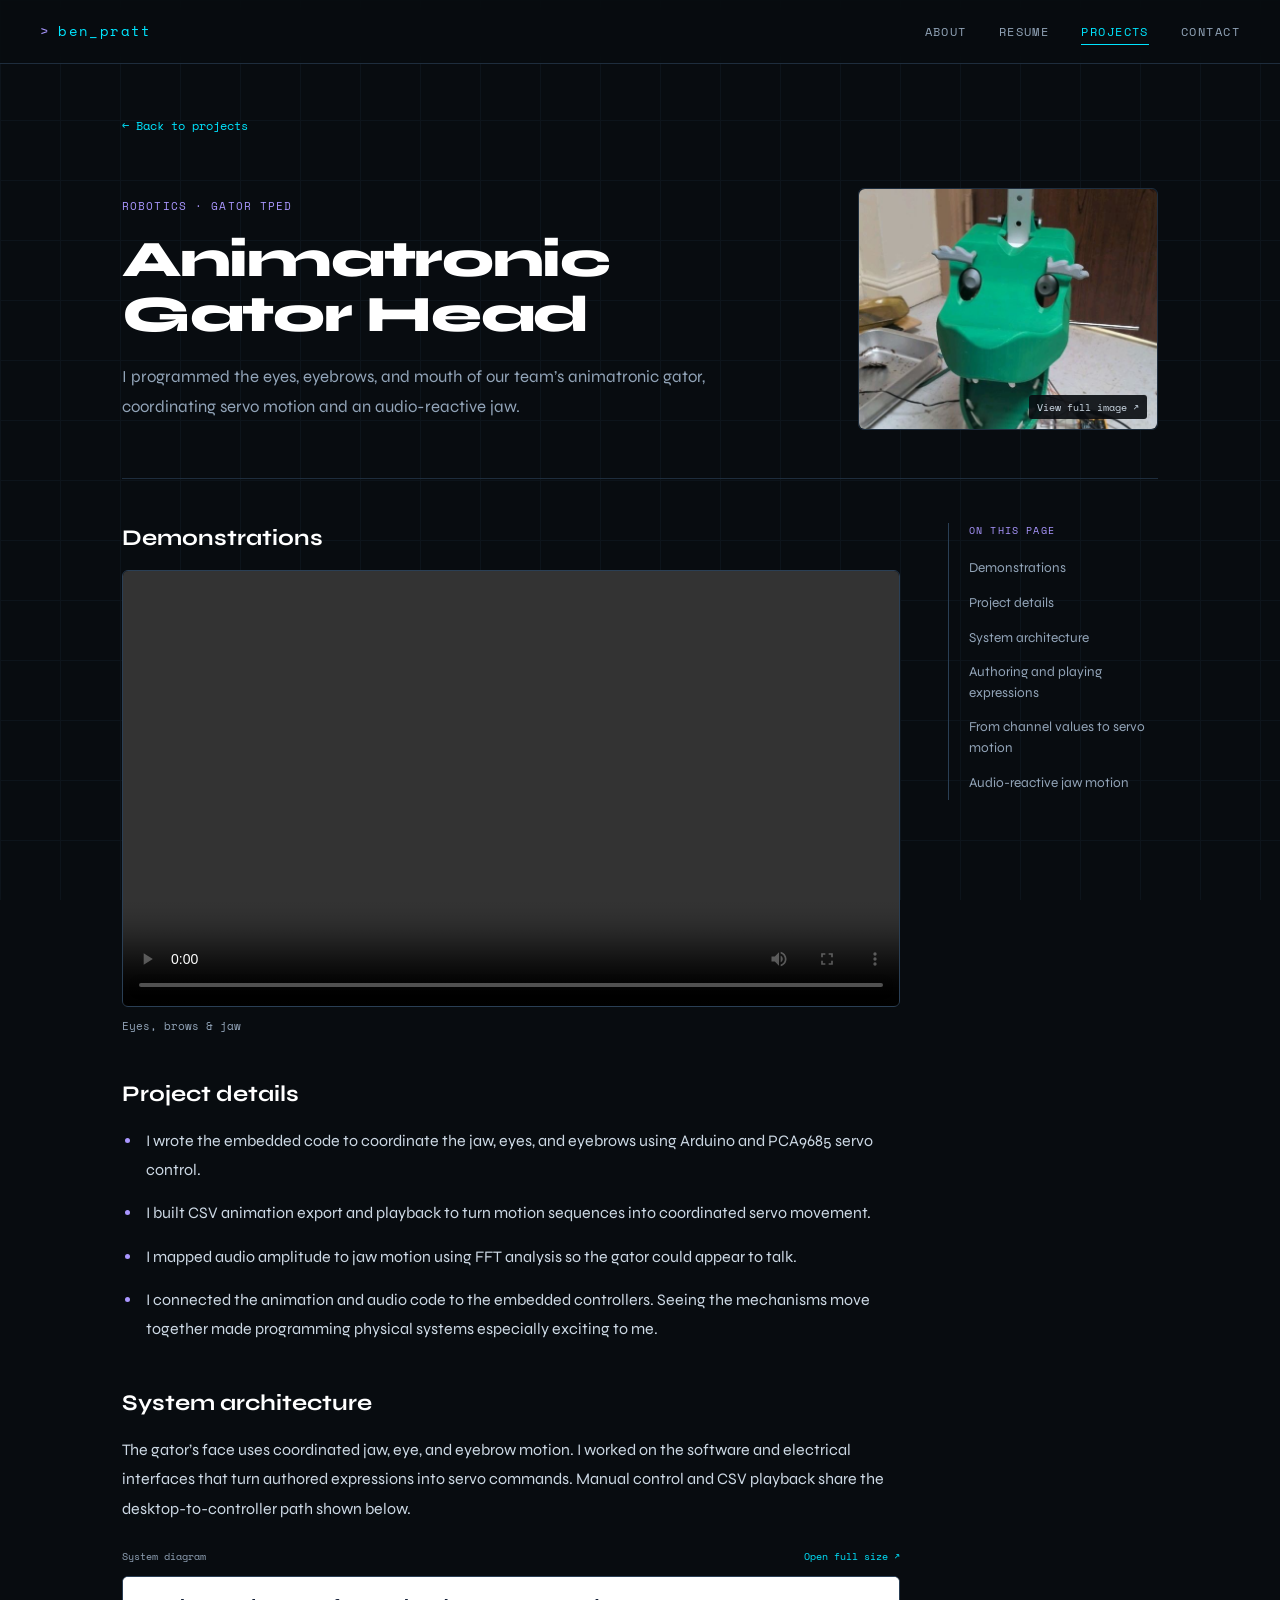
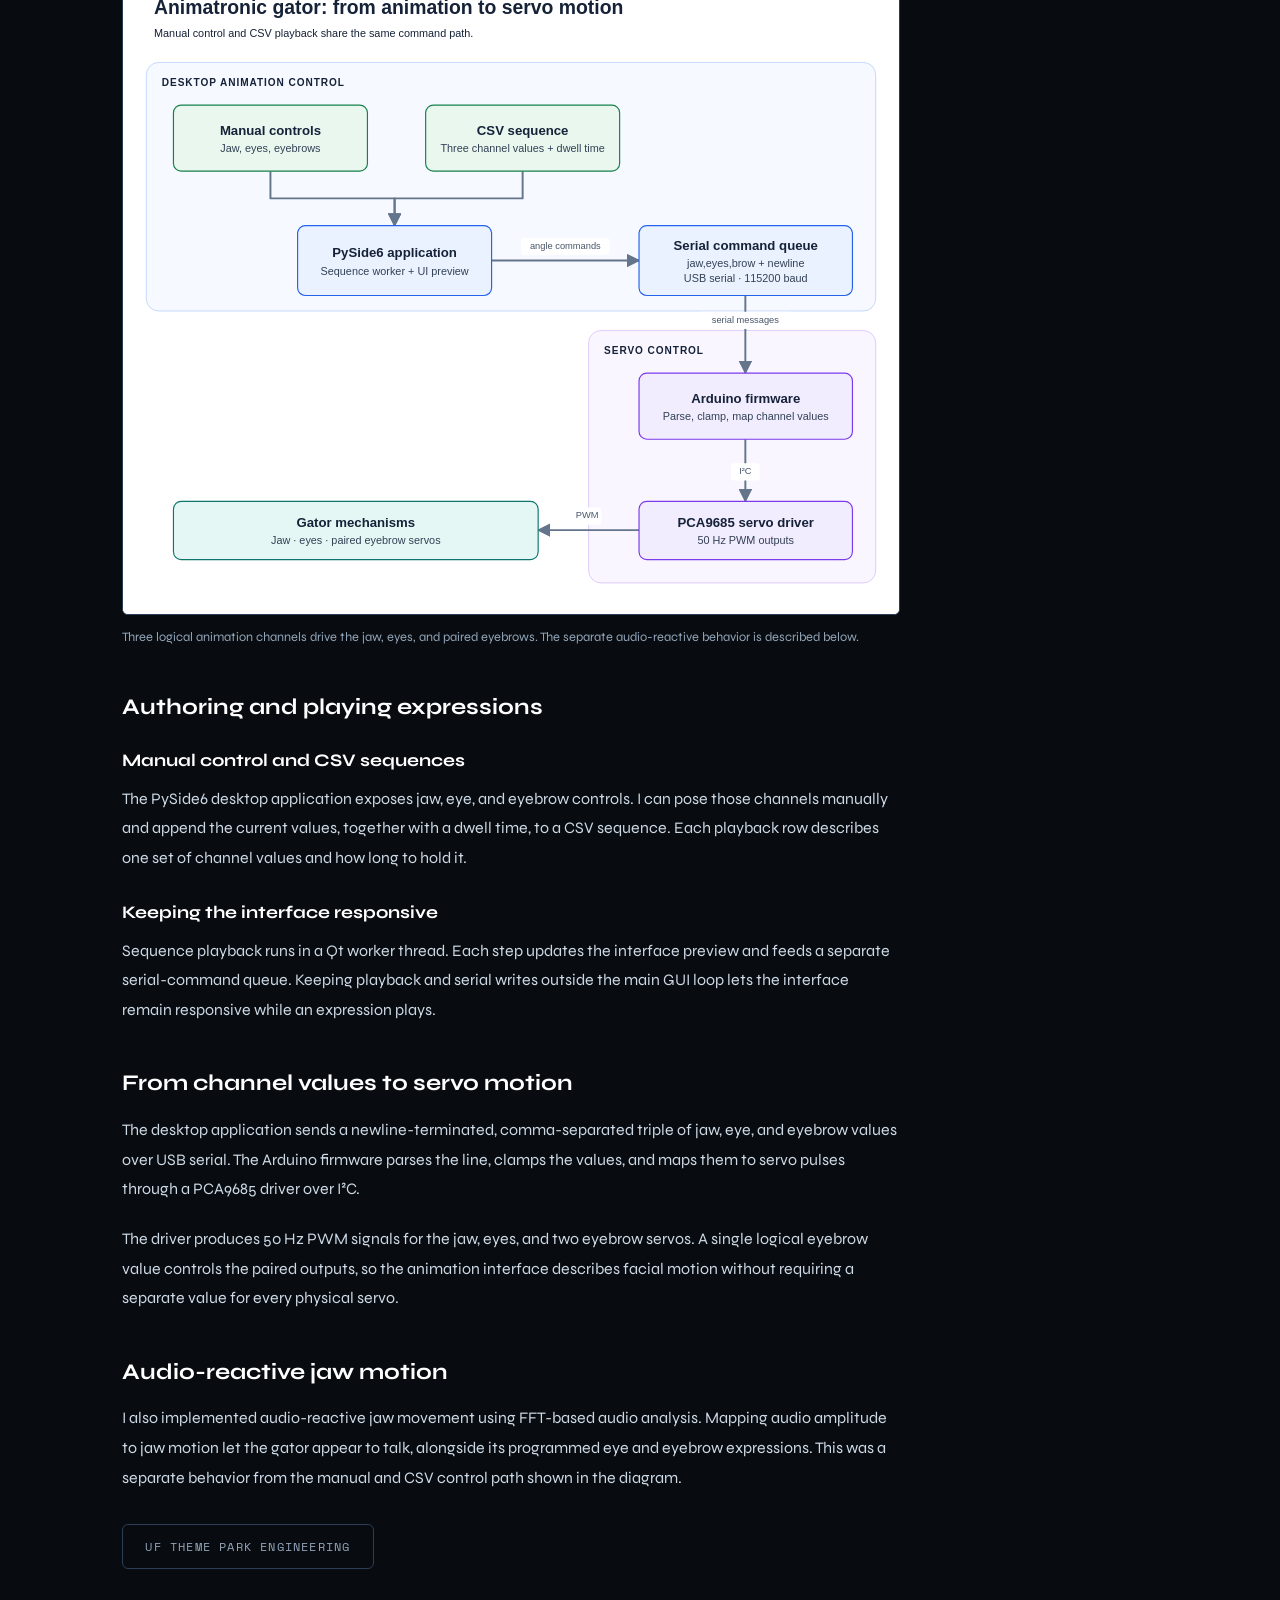
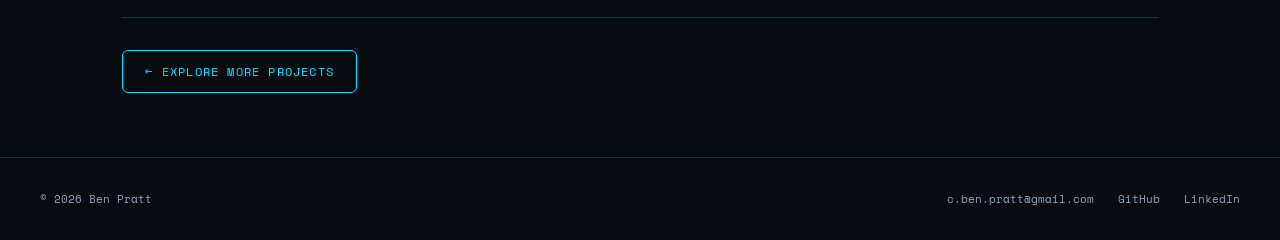
<file: projects/animatronic-gator.html>
<!DOCTYPE html>
<html lang="en">
<head>
  <meta charset="UTF-8" />
  <meta name="viewport" content="width=device-width, initial-scale=1.0" />
  <meta name="description" content="I programmed the eyes, eyebrows, and mouth of our team’s animatronic gator, coordinating servo motion and an audio-reactive jaw." />
  <title>Animatronic Gator Head — Ben Pratt</title>
  <link rel="stylesheet" href="../css/style.css" />
  <link rel="stylesheet" href="../css/project.css" />
  <script src="../js/project.js" defer></script>
</head>
<body>
  <a class="skip-link" href="#main">Skip to content</a>
  <div class="grid-bg"></div>
  <nav aria-label="Main navigation">
    <div class="nav-logo">ben_pratt</div>
    <ul class="nav-links">
      <li><a href="../index.html">About</a></li>
      <li><a href="../resume.html">Resume</a></li>
      <li><a href="../projects.html" class="active" aria-current="true">Projects</a></li>
      <li><a href="../contact.html">Contact</a></li>
    </ul>
  </nav>
  <main id="main" tabindex="-1" data-project="animatronic-gator">
    <article class="project-page">
      <a class="back-link" data-back-to-projects href="../projects.html#animatronic-gator">← Back to projects</a>
      <header class="project-header">
        <div class="project-intro">
          <p class="project-meta">Robotics · Gator TPED</p>
          <h1>Animatronic Gator Head</h1>
          <p class="project-summary">I programmed the eyes, eyebrows, and mouth of our team’s animatronic gator, coordinating servo motion and an audio-reactive jaw.</p>
        </div>
        <figure class="project-visual"><button class="image-trigger" type="button" aria-label="Enlarge Animatronic Gator Head image"><img class="project-image" src="../media/Animatronic.jpg" alt="Animatronic Gator Head" style="object-position:center top;" /><span class="image-hint" aria-hidden="true">View full image ↗</span></button></figure>
      </header>
      <div class="project-layout">
        <div class="project-content">
          <section class="project-media" aria-labelledby="demonstrations"><h2 class="project-section-title" id="demonstrations">Demonstrations</h2><figure class="video-panel" id="video-gator-vid">
              <video controls playsinline preload="metadata" aria-labelledby="caption-gator-vid"><source src="../media/01_Animatronic_Video.mp4" type="video/mp4"><a href="../media/01_Animatronic_Video.mp4">Open video</a></video>
              <figcaption id="caption-gator-vid">Eyes, brows &amp; jaw</figcaption>
            </figure></section>
          <h2 class="project-section-title" id="project-details">Project details</h2>
<ul class="contribution-list">
            <li>I wrote the embedded code to coordinate the jaw, eyes, and eyebrows using Arduino and PCA9685 servo control.</li>
            <li>I built CSV animation export and playback to turn motion sequences into coordinated servo movement.</li>
            <li>I mapped audio amplitude to jaw motion using FFT analysis so the gator could appear to talk.</li>
            <li>I connected the animation and audio code to the embedded controllers. Seeing the mechanisms move together made programming physical systems especially exciting to me.</li>
          </ul>
          <h2 class="project-section-title" id="system-architecture">System architecture</h2>
          <p class="project-copy">The gator’s face uses coordinated jaw, eye, and eyebrow motion. I worked on the software and electrical interfaces that turn authored expressions into servo commands. Manual control and CSV playback share the desktop-to-controller path shown below.</p><figure class="architecture-figure">
            <div class="diagram-toolbar"><span>System diagram<span class="diagram-scroll-hint"> · scroll to explore</span></span><a class="diagram-open" href="../media/architecture/animatronic-gator.svg" target="_blank" rel="noopener noreferrer">Open full size ↗</a></div>
            <div class="diagram-scroll" tabindex="0" role="region" aria-label="Scrollable architecture diagram">
              <button class="image-trigger architecture-trigger" type="button" aria-label="Enlarge Animatronic gator desktop, serial and servo-control architecture">
                <img src="../media/architecture/animatronic-gator.svg" alt="Animatronic gator desktop, serial and servo-control architecture" width="1000" height="820" loading="lazy" />
              </button>
            </div>
            <figcaption><span>Three logical animation channels drive the jaw, eyes, and paired eyebrows. The separate audio-reactive behavior is described below.</span></figcaption>
          </figure>

          <h2 class="project-section-title" id="animation-authoring">Authoring and playing expressions</h2>
          <h3 class="project-subheading">Manual control and CSV sequences</h3><p class="project-copy">The PySide6 desktop application exposes jaw, eye, and eyebrow controls. I can pose those channels manually and append the current values, together with a dwell time, to a CSV sequence. Each playback row describes one set of channel values and how long to hold it.</p><h3 class="project-subheading">Keeping the interface responsive</h3><p class="project-copy">Sequence playback runs in a Qt worker thread. Each step updates the interface preview and feeds a separate serial-command queue. Keeping playback and serial writes outside the main GUI loop lets the interface remain responsive while an expression plays.</p>

          <h2 class="project-section-title" id="embedded-control">From channel values to servo motion</h2>
          <p class="project-copy">The desktop application sends a newline-terminated, comma-separated triple of jaw, eye, and eyebrow values over USB serial. The Arduino firmware parses the line, clamps the values, and maps them to servo pulses through a PCA9685 driver over I²C.</p><p class="project-copy">The driver produces 50 Hz PWM signals for the jaw, eyes, and two eyebrow servos. A single logical eyebrow value controls the paired outputs, so the animation interface describes facial motion without requiring a separate value for every physical servo.</p>

          <h2 class="project-section-title" id="audio-reactive-motion">Audio-reactive jaw motion</h2>
          <p class="project-copy">I also implemented audio-reactive jaw movement using FFT-based audio analysis. Mapping audio amplitude to jaw motion let the gator appear to talk, alongside its programmed eye and eyebrow expressions. This was a separate behavior from the manual and CSV control path shown in the diagram.</p>
          <div class="card-links"><span class="btn btn-ghost" style="cursor:default;">UF Theme Park Engineering</span></div>
        </div>
        <aside class="project-contents" aria-label="On this page">
          <p class="section-label">On this page</p>
          <a href="#demonstrations">Demonstrations</a>
          <a href="#project-details">Project details</a>
          <a href="#system-architecture">System architecture</a>
          <a href="#animation-authoring">Authoring and playing expressions</a>
          <a href="#embedded-control">From channel values to servo motion</a>
          <a href="#audio-reactive-motion">Audio-reactive jaw motion</a>
        </aside>
      </div>
      <div class="project-end"><a class="btn" data-back-to-projects href="../projects.html#animatronic-gator">← Explore more projects</a></div>
    </article>
    <footer>
      <span>© 2026 Ben Pratt</span>
      <div class="footer-links">
        <a href="mailto:c.ben.pratt@gmail.com">c.ben.pratt@gmail.com</a>
        <a href="https://github.com/EAOZONE" target="_blank" rel="noopener noreferrer">GitHub</a>
        <a href="https://www.linkedin.com/in/charles-pratt-919313291/" target="_blank" rel="noopener noreferrer">LinkedIn</a>
      </div>
    </footer>
  </main>
  <dialog class="lightbox" id="lightbox" aria-label="Project image">
    <button type="button" class="lightbox-close">&#10005; close</button>
    <img id="lightboxImg" alt="" />
  </dialog>
</body>
</html>
</file>
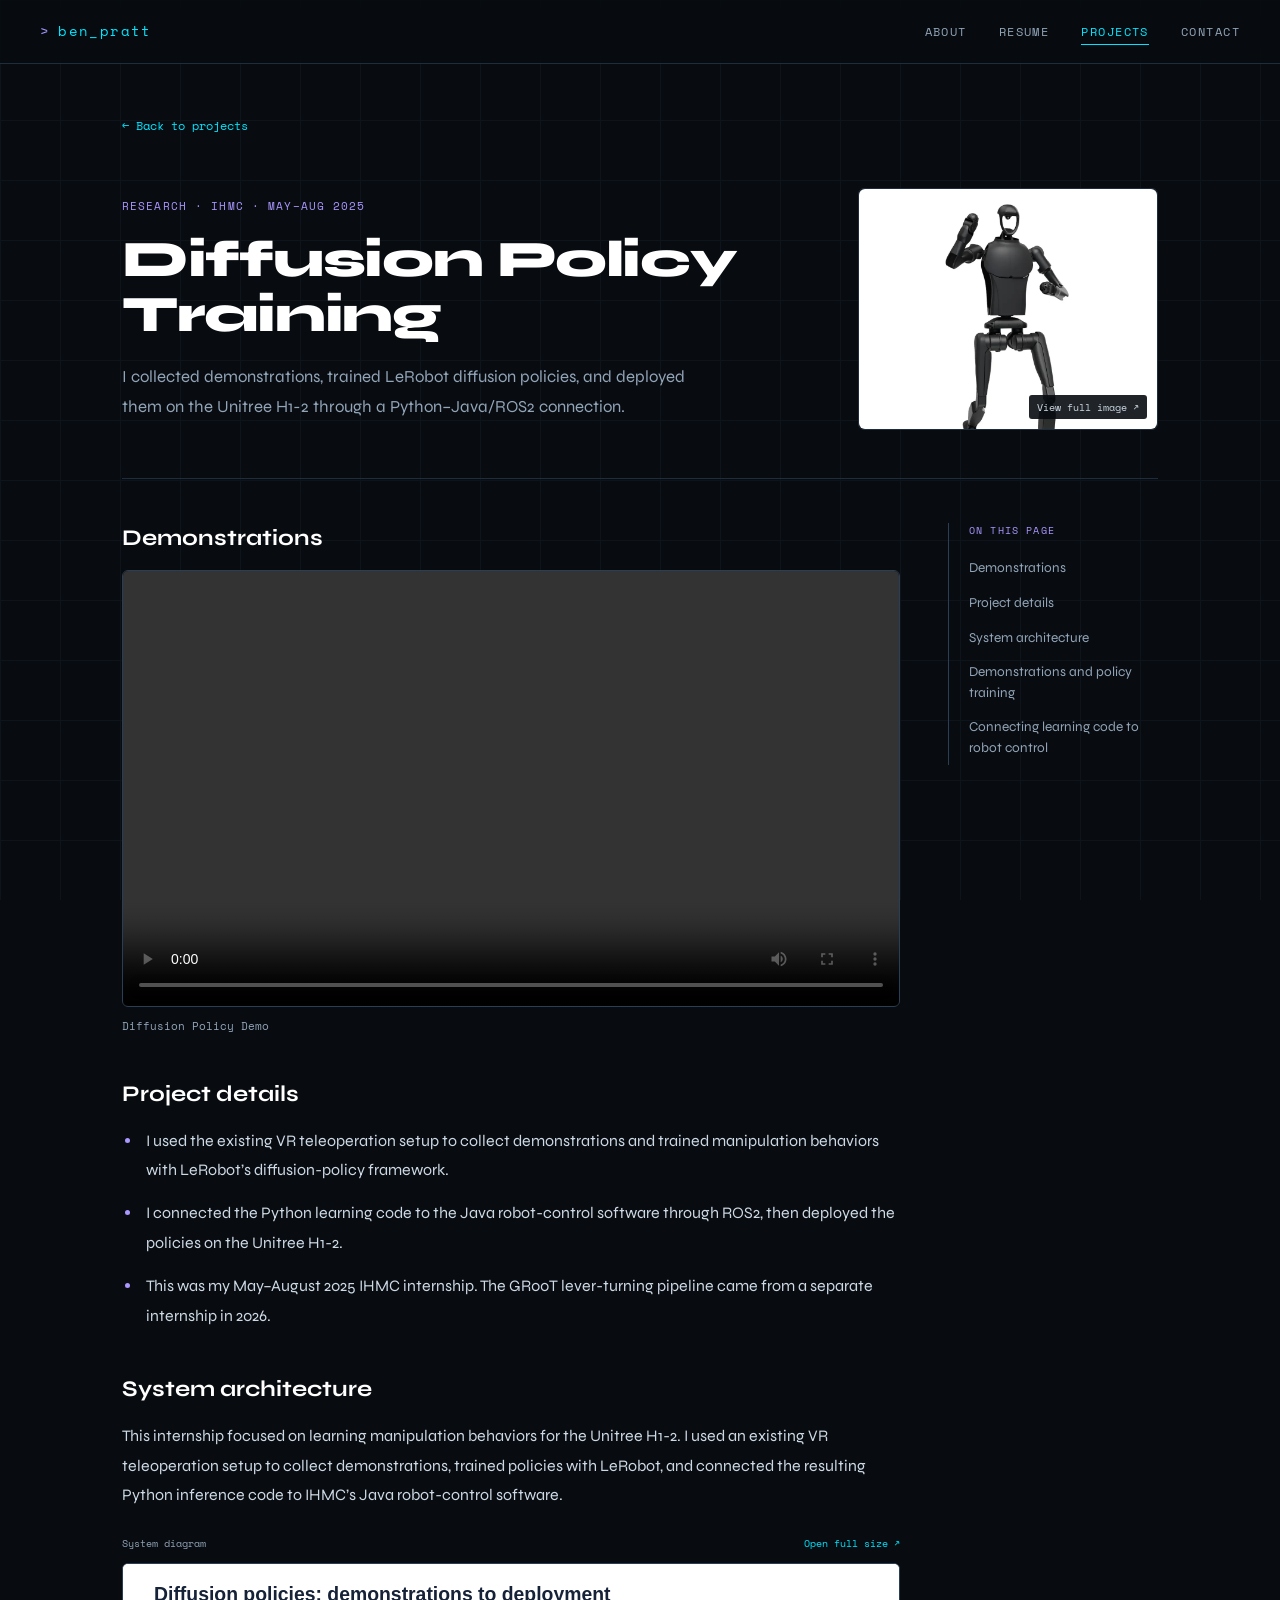
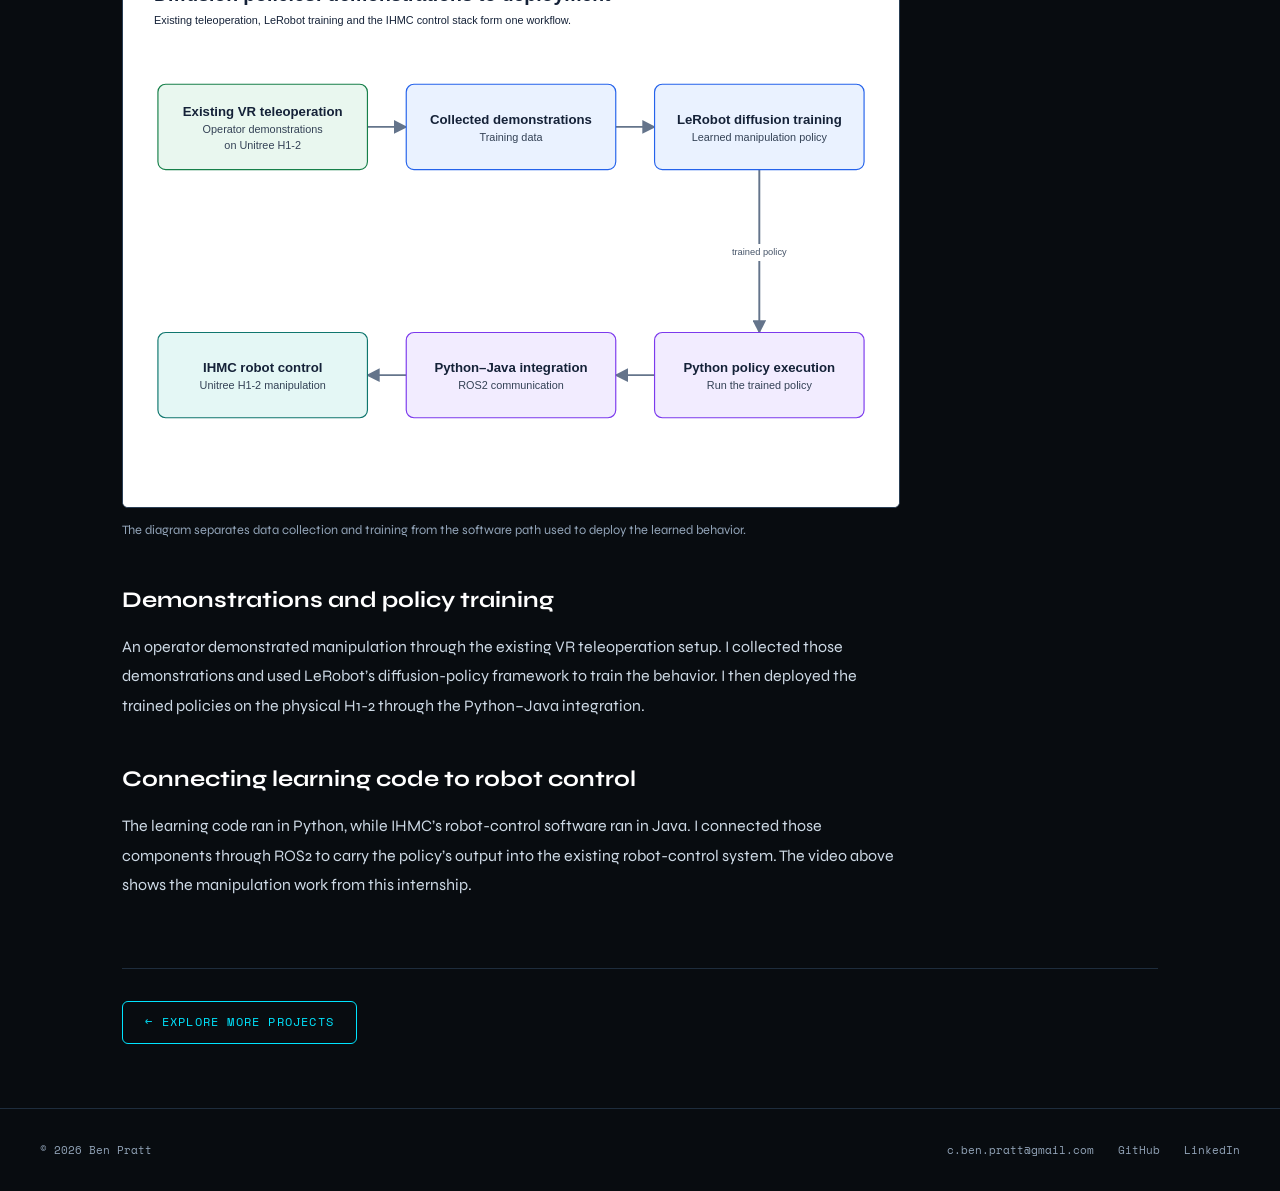
<file: projects/diffusion-policy.html>
<!DOCTYPE html>
<html lang="en">
<head>
  <meta charset="UTF-8" />
  <meta name="viewport" content="width=device-width, initial-scale=1.0" />
  <meta name="description" content="I collected demonstrations, trained LeRobot diffusion policies, and deployed them on the Unitree H1-2 through a Python–Java/ROS2 connection." />
  <title>Diffusion Policy Training — Ben Pratt</title>
  <link rel="stylesheet" href="../css/style.css" />
  <link rel="stylesheet" href="../css/project.css" />
  <script src="../js/project.js" defer></script>
</head>
<body>
  <a class="skip-link" href="#main">Skip to content</a>
  <div class="grid-bg"></div>
  <nav aria-label="Main navigation">
    <div class="nav-logo">ben_pratt</div>
    <ul class="nav-links">
      <li><a href="../index.html">About</a></li>
      <li><a href="../resume.html">Resume</a></li>
      <li><a href="../projects.html" class="active" aria-current="true">Projects</a></li>
      <li><a href="../contact.html">Contact</a></li>
    </ul>
  </nav>
  <main id="main" tabindex="-1" data-project="diffusion-policy">
    <article class="project-page">
      <a class="back-link" data-back-to-projects href="../projects.html#diffusion-policy">← Back to projects</a>
      <header class="project-header">
        <div class="project-intro">
          <p class="project-meta">Research · IHMC · May–Aug 2025</p>
          <h1>Diffusion Policy Training</h1>
          <p class="project-summary">I collected demonstrations, trained LeRobot diffusion policies, and deployed them on the Unitree H1-2 through a Python–Java/ROS2 connection.</p>
        </div>
        <figure class="project-visual"><button class="image-trigger" type="button" aria-label="Enlarge Diffusion Policy Training image"><img class="project-image" src="../media/unitree-h1-2.webp" alt="Diffusion Policy Training" style="object-position:center top;" /><span class="image-hint" aria-hidden="true">View full image ↗</span></button></figure>
      </header>
      <div class="project-layout">
        <div class="project-content">
          <section class="project-media" aria-labelledby="demonstrations"><h2 class="project-section-title" id="demonstrations">Demonstrations</h2><figure class="video-panel" id="video-diff-vid">
              <video controls playsinline preload="metadata" aria-labelledby="caption-diff-vid"><source src="../media/01_5124.mp4" type="video/mp4"><a href="../media/01_5124.mp4">Open video</a></video>
              <figcaption id="caption-diff-vid">Diffusion Policy Demo</figcaption>
            </figure></section>
          <h2 class="project-section-title" id="project-details">Project details</h2>
<ul class="contribution-list">
            <li>I used the existing VR teleoperation setup to collect demonstrations and trained manipulation behaviors with LeRobot’s diffusion-policy framework.</li>
            <li>I connected the Python learning code to the Java robot-control software through ROS2, then deployed the policies on the Unitree H1-2.</li>
            <li>This was my May–August 2025 IHMC internship. The GR00T lever-turning pipeline came from a separate internship in 2026.</li>
          </ul>
          <h2 class="project-section-title" id="system-architecture">System architecture</h2>
          <p class="project-copy">This internship focused on learning manipulation behaviors for the Unitree H1-2. I used an existing VR teleoperation setup to collect demonstrations, trained policies with LeRobot, and connected the resulting Python inference code to IHMC’s Java robot-control software.</p><figure class="architecture-figure">
            <div class="diagram-toolbar"><span>System diagram<span class="diagram-scroll-hint"> · scroll to explore</span></span><a class="diagram-open" href="../media/architecture/diffusion-policy.svg" target="_blank" rel="noopener noreferrer">Open full size ↗</a></div>
            <div class="diagram-scroll" tabindex="0" role="region" aria-label="Scrollable architecture diagram">
              <button class="image-trigger architecture-trigger" type="button" aria-label="Enlarge LeRobot demonstration, training and Unitree H1-2 deployment workflow">
                <img src="../media/architecture/diffusion-policy.svg" alt="LeRobot demonstration, training and Unitree H1-2 deployment workflow" width="1000" height="700" loading="lazy" />
              </button>
            </div>
            <figcaption><span>The diagram separates data collection and training from the software path used to deploy the learned behavior.</span></figcaption>
          </figure>

          <h2 class="project-section-title" id="demonstrations-training">Demonstrations and policy training</h2>
          <p class="project-copy">An operator demonstrated manipulation through the existing VR teleoperation setup. I collected those demonstrations and used LeRobot’s diffusion-policy framework to train the behavior. I then deployed the trained policies on the physical H1-2 through the Python–Java integration.</p>

          <h2 class="project-section-title" id="python-java-integration">Connecting learning code to robot control</h2>
          <p class="project-copy">The learning code ran in Python, while IHMC’s robot-control software ran in Java. I connected those components through ROS2 to carry the policy’s output into the existing robot-control system. The video above shows the manipulation work from this internship.</p>
        </div>
        <aside class="project-contents" aria-label="On this page">
          <p class="section-label">On this page</p>
          <a href="#demonstrations">Demonstrations</a>
          <a href="#project-details">Project details</a>
          <a href="#system-architecture">System architecture</a>
          <a href="#demonstrations-training">Demonstrations and policy training</a>
          <a href="#python-java-integration">Connecting learning code to robot control</a>
        </aside>
      </div>
      <div class="project-end"><a class="btn" data-back-to-projects href="../projects.html#diffusion-policy">← Explore more projects</a></div>
    </article>
    <footer>
      <span>© 2026 Ben Pratt</span>
      <div class="footer-links">
        <a href="mailto:c.ben.pratt@gmail.com">c.ben.pratt@gmail.com</a>
        <a href="https://github.com/EAOZONE" target="_blank" rel="noopener noreferrer">GitHub</a>
        <a href="https://www.linkedin.com/in/charles-pratt-919313291/" target="_blank" rel="noopener noreferrer">LinkedIn</a>
      </div>
    </footer>
  </main>
  <dialog class="lightbox" id="lightbox" aria-label="Project image">
    <button type="button" class="lightbox-close">&#10005; close</button>
    <img id="lightboxImg" alt="" />
  </dialog>
</body>
</html>
</file>
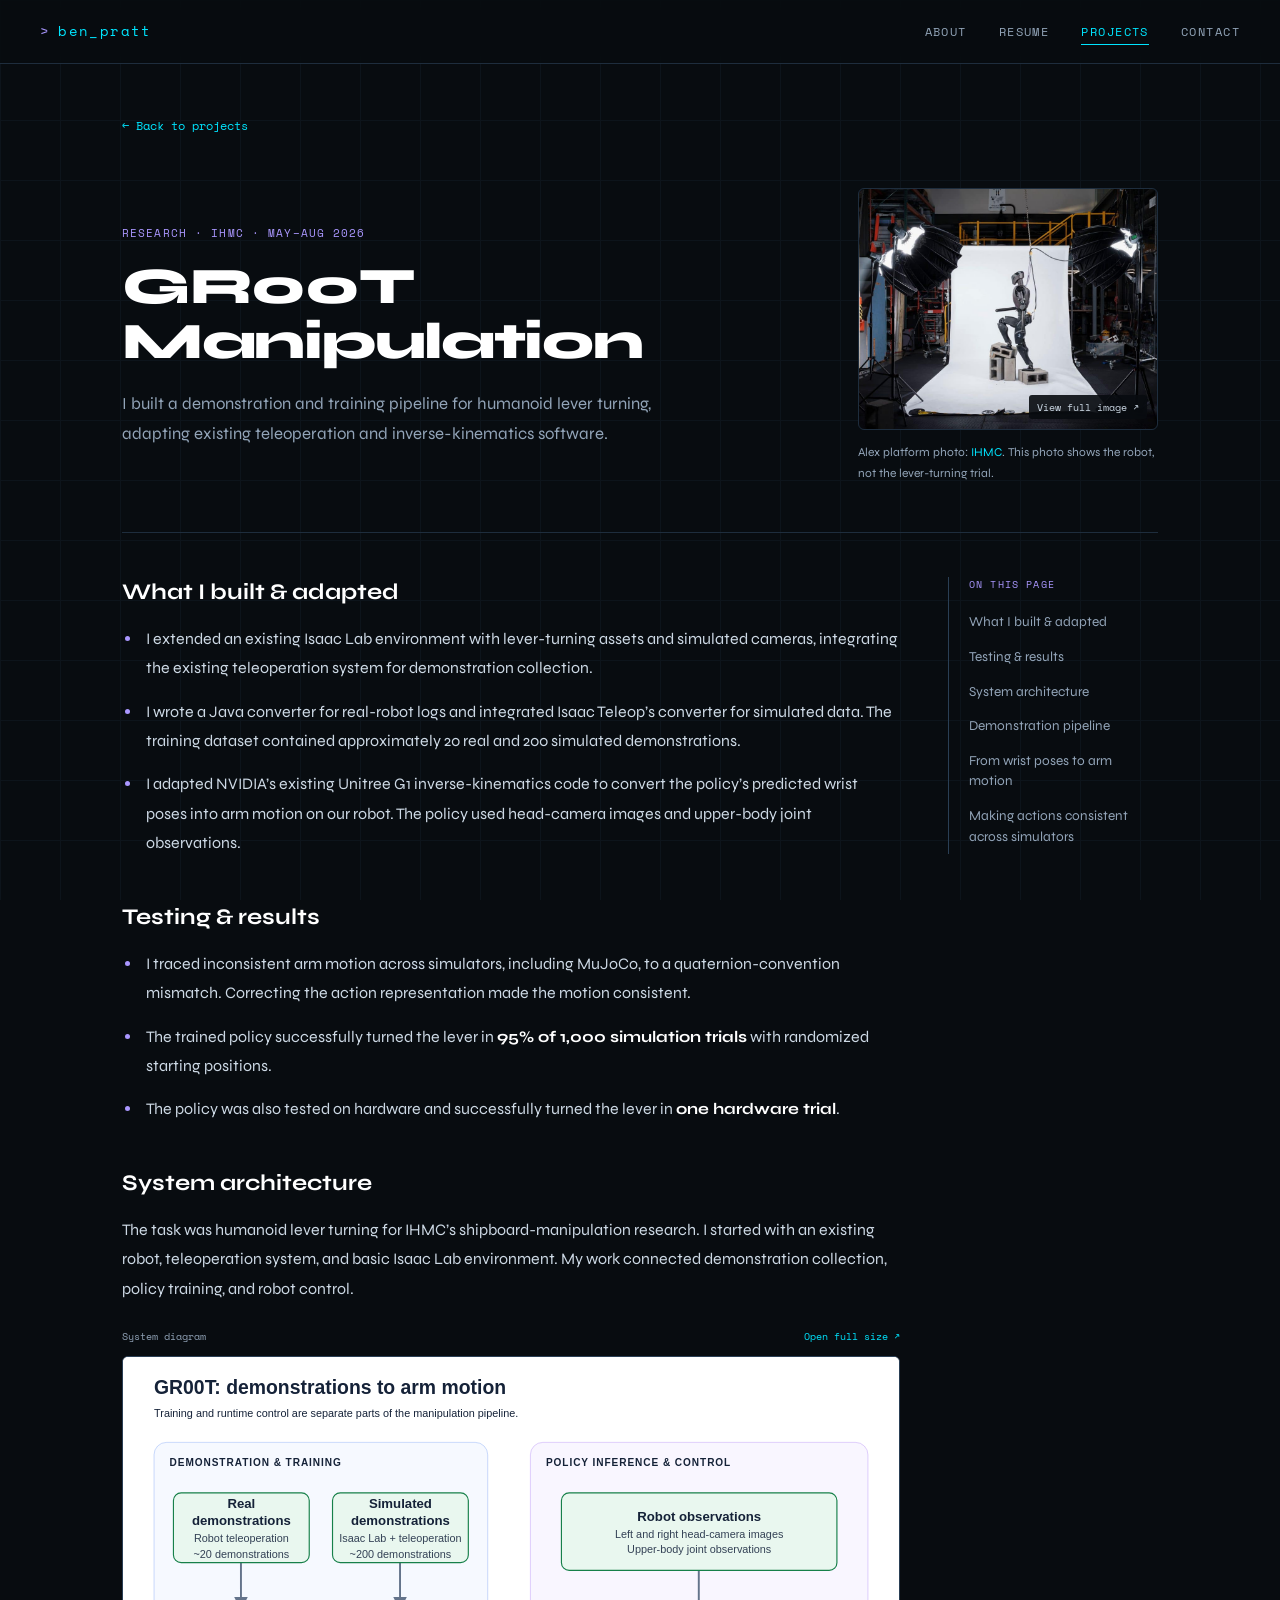
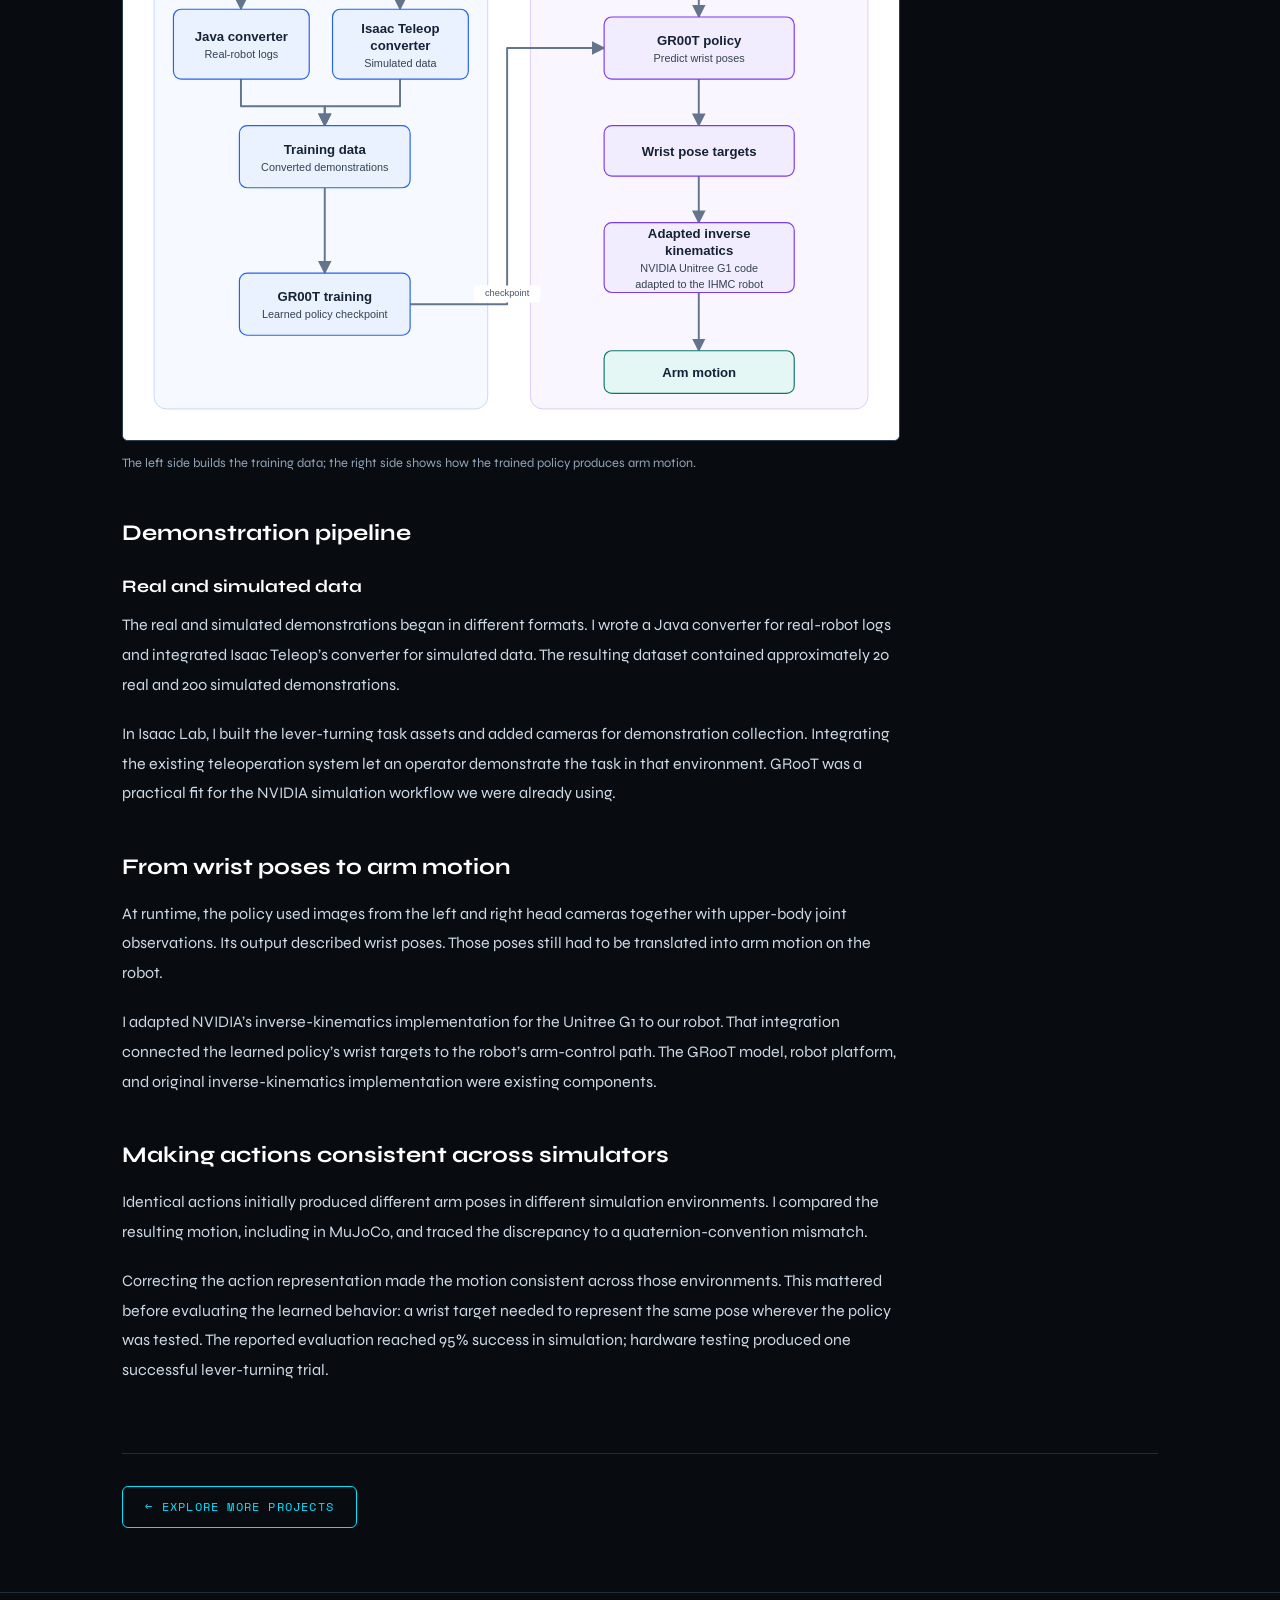
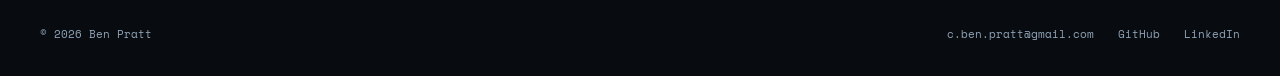
<file: projects/groot-manipulation.html>
<!DOCTYPE html>
<html lang="en">
<head>
  <meta charset="UTF-8" />
  <meta name="viewport" content="width=device-width, initial-scale=1.0" />
  <meta name="description" content="I built a demonstration and training pipeline for humanoid lever turning, adapting existing teleoperation and inverse-kinematics software." />
  <title>GR00T Manipulation — Ben Pratt</title>
  <link rel="stylesheet" href="../css/style.css" />
  <link rel="stylesheet" href="../css/project.css" />
  <script src="../js/project.js" defer></script>
</head>
<body>
  <a class="skip-link" href="#main">Skip to content</a>
  <div class="grid-bg"></div>
  <nav aria-label="Main navigation">
    <div class="nav-logo">ben_pratt</div>
    <ul class="nav-links">
      <li><a href="../index.html">About</a></li>
      <li><a href="../resume.html">Resume</a></li>
      <li><a href="../projects.html" class="active" aria-current="true">Projects</a></li>
      <li><a href="../contact.html">Contact</a></li>
    </ul>
  </nav>
  <main id="main" tabindex="-1" data-project="groot-manipulation">
    <article class="project-page">
      <a class="back-link" data-back-to-projects href="../projects.html#groot-manipulation">← Back to projects</a>
      <header class="project-header">
        <div class="project-intro">
          <p class="project-meta">Research · IHMC · May–Aug 2026</p>
          <h1>GR00T Manipulation</h1>
          <p class="project-summary">I built a demonstration and training pipeline for humanoid lever turning, adapting existing teleoperation and inverse-kinematics software.</p>
        </div>
        <figure class="project-visual"><button class="image-trigger" type="button" aria-label="Enlarge GR00T Manipulation image"><img class="project-image" src="../media/ihmc-alex.jpg" alt="IHMC’s Alex humanoid in a studio setup at the robotics lab" width="1024" height="768" style="object-position:center 45%;" /><span class="image-hint" aria-hidden="true">View full image ↗</span></button><figcaption class="project-note">Alex platform photo: <a href="https://www.ihmc.us/news20251119/" target="_blank" rel="noopener noreferrer">IHMC</a>. This photo shows the robot, not the lever-turning trial.</figcaption></figure>
      </header>
      <div class="project-layout">
        <div class="project-content">

          <h2 class="project-section-title" id="what-i-built-adapted">What I built &amp; adapted</h2>
          <ul class="contribution-list">
            <li>I extended an existing Isaac Lab environment with lever-turning assets and simulated cameras, integrating the existing teleoperation system for demonstration collection.</li>
            <li>I wrote a Java converter for real-robot logs and integrated Isaac Teleop’s converter for simulated data. The training dataset contained approximately 20 real and 200 simulated demonstrations.</li>
            <li>I adapted NVIDIA’s existing Unitree G1 inverse-kinematics code to convert the policy’s predicted wrist poses into arm motion on our robot. The policy used head-camera images and upper-body joint observations.</li>
          </ul>
          <h2 class="project-section-title" id="testing-results">Testing &amp; results</h2>
          <ul class="contribution-list">
            <li>I traced inconsistent arm motion across simulators, including MuJoCo, to a quaternion-convention mismatch. Correcting the action representation made the motion consistent.</li>
            <li>The trained policy successfully turned the lever in <strong>95% of 1,000 simulation trials</strong> with randomized starting positions.</li>
            <li>The policy was also tested on hardware and successfully turned the lever in <strong>one hardware trial</strong>.</li>
          </ul>
          <h2 class="project-section-title" id="system-architecture">System architecture</h2>
          <p class="project-copy">The task was humanoid lever turning for IHMC’s shipboard-manipulation research. I started with an existing robot, teleoperation system, and basic Isaac Lab environment. My work connected demonstration collection, policy training, and robot control.</p><figure class="architecture-figure">
            <div class="diagram-toolbar"><span>System diagram<span class="diagram-scroll-hint"> · scroll to explore</span></span><a class="diagram-open" href="../media/architecture/groot-manipulation.svg" target="_blank" rel="noopener noreferrer">Open full size ↗</a></div>
            <div class="diagram-scroll" tabindex="0" role="region" aria-label="Scrollable architecture diagram">
              <button class="image-trigger architecture-trigger" type="button" aria-label="Enlarge GR00T demonstration, training and arm-control architecture">
                <img src="../media/architecture/groot-manipulation.svg" alt="GR00T demonstration, training and arm-control architecture" width="1000" height="880" loading="lazy" />
              </button>
            </div>
            <figcaption><span>The left side builds the training data; the right side shows how the trained policy produces arm motion.</span></figcaption>
          </figure>

          <h2 class="project-section-title" id="demonstration-pipeline">Demonstration pipeline</h2>
          <h3 class="project-subheading">Real and simulated data</h3><p class="project-copy">The real and simulated demonstrations began in different formats. I wrote a Java converter for real-robot logs and integrated Isaac Teleop’s converter for simulated data. The resulting dataset contained approximately 20 real and 200 simulated demonstrations.</p><p class="project-copy">In Isaac Lab, I built the lever-turning task assets and added cameras for demonstration collection. Integrating the existing teleoperation system let an operator demonstrate the task in that environment. GR00T was a practical fit for the NVIDIA simulation workflow we were already using.</p>

          <h2 class="project-section-title" id="policy-control">From wrist poses to arm motion</h2>
          <p class="project-copy">At runtime, the policy used images from the left and right head cameras together with upper-body joint observations. Its output described wrist poses. Those poses still had to be translated into arm motion on the robot.</p><p class="project-copy">I adapted NVIDIA’s inverse-kinematics implementation for the Unitree G1 to our robot. That integration connected the learned policy’s wrist targets to the robot’s arm-control path. The GR00T model, robot platform, and original inverse-kinematics implementation were existing components.</p>

          <h2 class="project-section-title" id="action-consistency">Making actions consistent across simulators</h2>
          <p class="project-copy">Identical actions initially produced different arm poses in different simulation environments. I compared the resulting motion, including in MuJoCo, and traced the discrepancy to a quaternion-convention mismatch.</p><p class="project-copy">Correcting the action representation made the motion consistent across those environments. This mattered before evaluating the learned behavior: a wrist target needed to represent the same pose wherever the policy was tested. The reported evaluation reached 95% success in simulation; hardware testing produced one successful lever-turning trial.</p>
        </div>
        <aside class="project-contents" aria-label="On this page">
          <p class="section-label">On this page</p>
          <a href="#what-i-built-adapted">What I built &amp; adapted</a>
          <a href="#testing-results">Testing &amp; results</a>
          <a href="#system-architecture">System architecture</a>
          <a href="#demonstration-pipeline">Demonstration pipeline</a>
          <a href="#policy-control">From wrist poses to arm motion</a>
          <a href="#action-consistency">Making actions consistent across simulators</a>
        </aside>
      </div>
      <div class="project-end"><a class="btn" data-back-to-projects href="../projects.html#groot-manipulation">← Explore more projects</a></div>
    </article>
    <footer>
      <span>© 2026 Ben Pratt</span>
      <div class="footer-links">
        <a href="mailto:c.ben.pratt@gmail.com">c.ben.pratt@gmail.com</a>
        <a href="https://github.com/EAOZONE" target="_blank" rel="noopener noreferrer">GitHub</a>
        <a href="https://www.linkedin.com/in/charles-pratt-919313291/" target="_blank" rel="noopener noreferrer">LinkedIn</a>
      </div>
    </footer>
  </main>
  <dialog class="lightbox" id="lightbox" aria-label="Project image">
    <button type="button" class="lightbox-close">&#10005; close</button>
    <img id="lightboxImg" alt="" />
  </dialog>
</body>
</html>
</file>
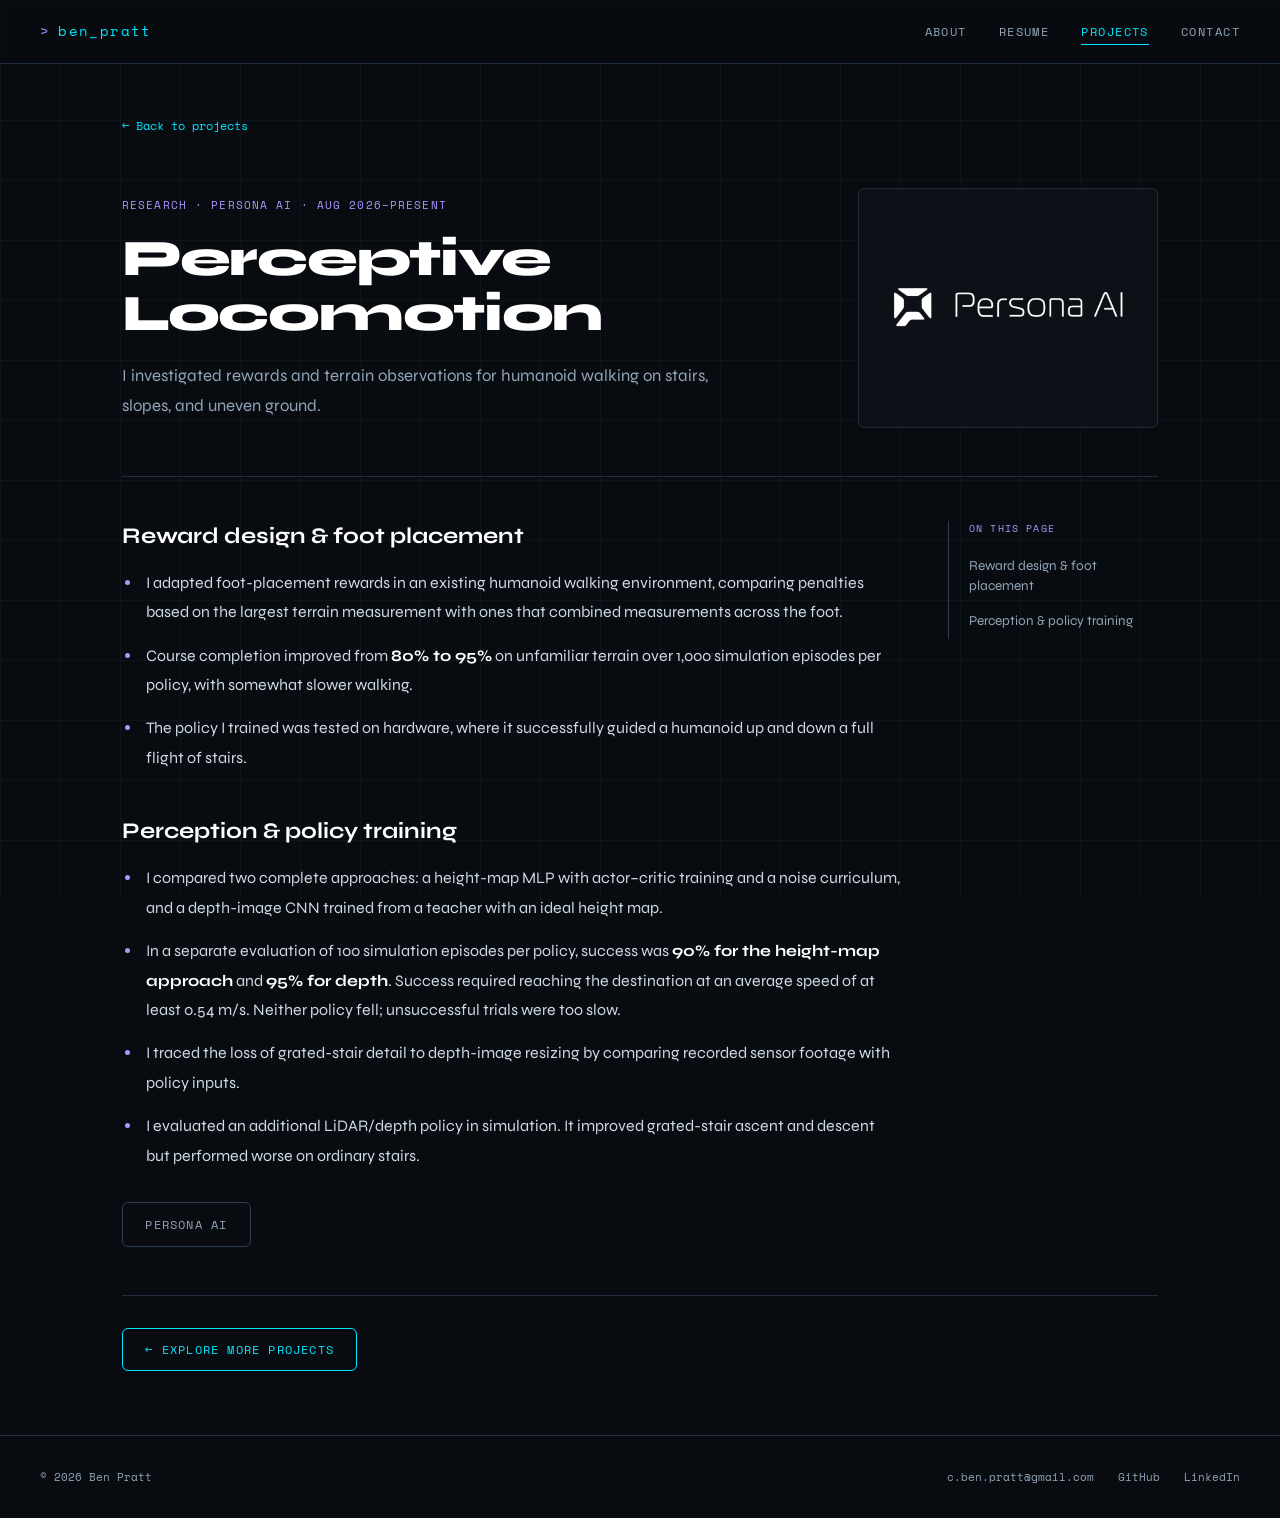
<file: projects/perceptive-locomotion.html>
<!DOCTYPE html>
<html lang="en">
<head>
  <meta charset="UTF-8" />
  <meta name="viewport" content="width=device-width, initial-scale=1.0" />
  <meta name="description" content="I investigated rewards and terrain observations for humanoid walking on stairs, slopes, and uneven ground." />
  <title>Perceptive Locomotion — Ben Pratt</title>
  <link rel="stylesheet" href="../css/style.css" />
  <link rel="stylesheet" href="../css/project.css" />
  <script src="../js/project.js" defer></script>
</head>
<body>
  <a class="skip-link" href="#main">Skip to content</a>
  <div class="grid-bg"></div>
  <nav aria-label="Main navigation">
    <div class="nav-logo">ben_pratt</div>
    <ul class="nav-links">
      <li><a href="../index.html">About</a></li>
      <li><a href="../resume.html">Resume</a></li>
      <li><a href="../projects.html" class="active" aria-current="true">Projects</a></li>
      <li><a href="../contact.html">Contact</a></li>
    </ul>
  </nav>
  <main id="main" tabindex="-1" data-project="perceptive-locomotion">
    <article class="project-page">
      <a class="back-link" data-back-to-projects href="../projects.html#perceptive-locomotion">← Back to projects</a>
      <header class="project-header">
        <div class="project-intro">
          <p class="project-meta">Research · Persona AI · Aug 2026–present</p>
          <h1>Perceptive Locomotion</h1>
          <p class="project-summary">I investigated rewards and terrain observations for humanoid walking on stairs, slopes, and uneven ground.</p>
        </div>
        <figure class="project-visual"><img class="project-image brand-logo" src="../media/persona-ai-logo.webp" alt="Persona AI" width="768" height="174" /></figure>
      </header>
      <div class="project-layout">
        <div class="project-content">

          <h2 class="project-section-title" id="reward-design-foot-placement">Reward design &amp; foot placement</h2>
          <ul class="contribution-list">
            <li>I adapted foot-placement rewards in an existing humanoid walking environment, comparing penalties based on the largest terrain measurement with ones that combined measurements across the foot.</li>
            <li>Course completion improved from <strong>80% to 95%</strong> on unfamiliar terrain over 1,000 simulation episodes per policy, with somewhat slower walking.</li>
            <li>The policy I trained was tested on hardware, where it successfully guided a humanoid up and down a full flight of stairs.</li>
          </ul>
          <h2 class="project-section-title" id="perception-policy-training">Perception &amp; policy training</h2>
          <ul class="contribution-list">
            <li>I compared two complete approaches: a height-map MLP with actor–critic training and a noise curriculum, and a depth-image CNN trained from a teacher with an ideal height map.</li>
            <li>In a separate evaluation of 100 simulation episodes per policy, success was <strong>90% for the height-map approach</strong> and <strong>95% for depth</strong>. Success required reaching the destination at an average speed of at least 0.54 m/s. Neither policy fell; unsuccessful trials were too slow.</li>
            <li>I traced the loss of grated-stair detail to depth-image resizing by comparing recorded sensor footage with policy inputs.</li>
            <li>I evaluated an additional LiDAR/depth policy in simulation. It improved grated-stair ascent and descent but performed worse on ordinary stairs.</li>
          </ul>
          <div class="card-links"><a class="btn btn-ghost" href="https://persona.ai/" target="_blank" rel="noopener noreferrer">Persona AI</a></div>
        </div>
        <aside class="project-contents" aria-label="On this page">
          <p class="section-label">On this page</p>
          <a href="#reward-design-foot-placement">Reward design &amp; foot placement</a>
          <a href="#perception-policy-training">Perception &amp; policy training</a>
        </aside>
      </div>
      <div class="project-end"><a class="btn" data-back-to-projects href="../projects.html#perceptive-locomotion">← Explore more projects</a></div>
    </article>
    <footer>
      <span>© 2026 Ben Pratt</span>
      <div class="footer-links">
        <a href="mailto:c.ben.pratt@gmail.com">c.ben.pratt@gmail.com</a>
        <a href="https://github.com/EAOZONE" target="_blank" rel="noopener noreferrer">GitHub</a>
        <a href="https://www.linkedin.com/in/charles-pratt-919313291/" target="_blank" rel="noopener noreferrer">LinkedIn</a>
      </div>
    </footer>
  </main>
  <dialog class="lightbox" id="lightbox" aria-label="Project image">
    <button type="button" class="lightbox-close">&#10005; close</button>
    <img id="lightboxImg" alt="" />
  </dialog>
</body>
</html>
</file>
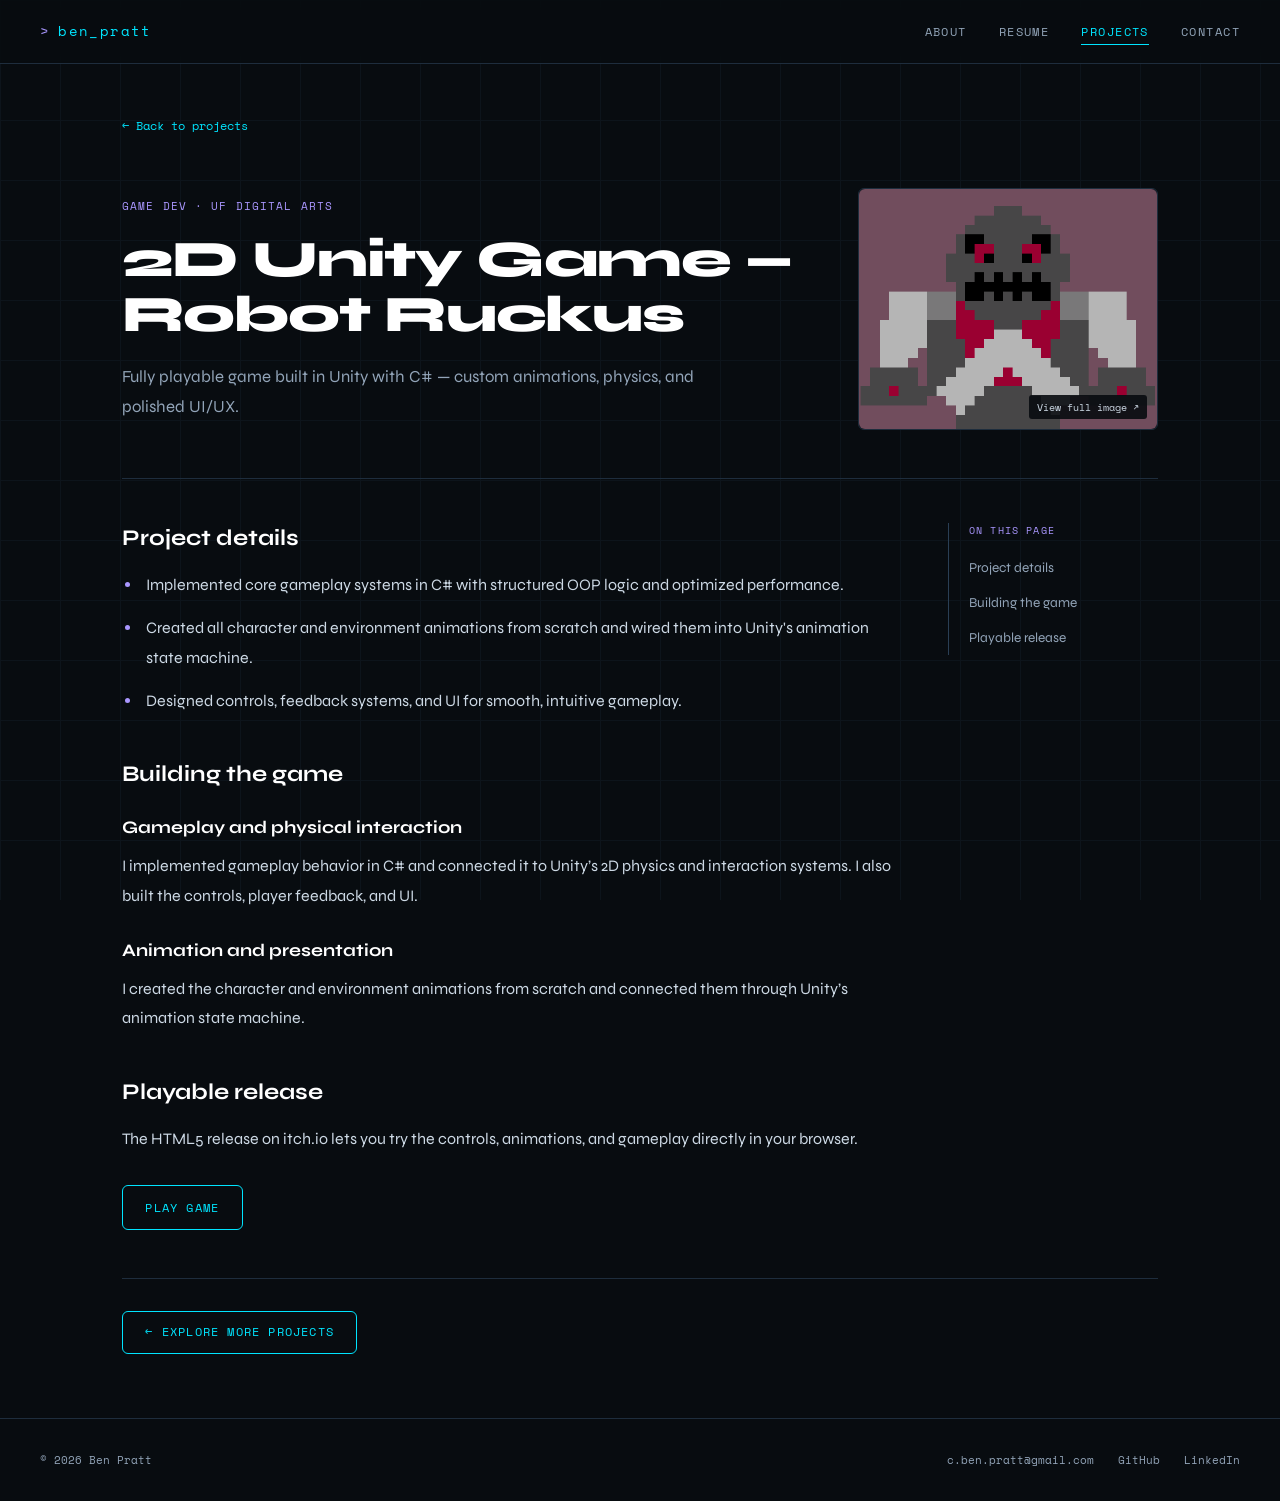
<file: projects/robot-ruckus.html>
<!DOCTYPE html>
<html lang="en">
<head>
  <meta charset="UTF-8" />
  <meta name="viewport" content="width=device-width, initial-scale=1.0" />
  <meta name="description" content="Fully playable game built in Unity with C# — custom animations, physics, and polished UI/UX." />
  <title>2D Unity Game — Robot Ruckus — Ben Pratt</title>
  <link rel="stylesheet" href="../css/style.css" />
  <link rel="stylesheet" href="../css/project.css" />
  <script src="../js/project.js" defer></script>
</head>
<body>
  <a class="skip-link" href="#main">Skip to content</a>
  <div class="grid-bg"></div>
  <nav aria-label="Main navigation">
    <div class="nav-logo">ben_pratt</div>
    <ul class="nav-links">
      <li><a href="../index.html">About</a></li>
      <li><a href="../resume.html">Resume</a></li>
      <li><a href="../projects.html" class="active" aria-current="true">Projects</a></li>
      <li><a href="../contact.html">Contact</a></li>
    </ul>
  </nav>
  <main id="main" tabindex="-1" data-project="robot-ruckus">
    <article class="project-page">
      <a class="back-link" data-back-to-projects href="../projects.html#robot-ruckus">← Back to projects</a>
      <header class="project-header">
        <div class="project-intro">
          <p class="project-meta">Game Dev · UF Digital Arts</p>
          <h1>2D Unity Game — Robot Ruckus</h1>
          <p class="project-summary">Fully playable game built in Unity with C# — custom animations, physics, and polished UI/UX.</p>
        </div>
        <figure class="project-visual"><button class="image-trigger" type="button" aria-label="Enlarge 2D Unity Game — Robot Ruckus image"><img class="project-image" src="../media/Robot_Rockus.png" alt="Robot Ruckus Game" /><span class="image-hint" aria-hidden="true">View full image ↗</span></button></figure>
      </header>
      <div class="project-layout">
        <div class="project-content">

          <h2 class="project-section-title" id="project-details">Project details</h2>
<ul class="contribution-list">
            <li>Implemented core gameplay systems in C# with structured OOP logic and optimized performance.</li>
            <li>Created all character and environment animations from scratch and wired them into Unity's animation state machine.</li>
            <li>Designed controls, feedback systems, and UI for smooth, intuitive gameplay.</li>
          </ul>

          <h2 class="project-section-title" id="implementation">Building the game</h2>
          <h3 class="project-subheading">Gameplay and physical interaction</h3><p class="project-copy">I implemented gameplay behavior in C# and connected it to Unity’s 2D physics and interaction systems. I also built the controls, player feedback, and UI.</p><h3 class="project-subheading">Animation and presentation</h3><p class="project-copy">I created the character and environment animations from scratch and connected them through Unity’s animation state machine.</p>

          <h2 class="project-section-title" id="playable-release">Playable release</h2>
          <p class="project-copy">The HTML5 release on itch.io lets you try the controls, animations, and gameplay directly in your browser.</p>
          <div class="card-links"><a href="https://h2ozone.itch.io/robot-rockus" target="_blank" rel="noopener noreferrer" class="btn">Play Game</a></div>
        </div>
        <aside class="project-contents" aria-label="On this page">
          <p class="section-label">On this page</p>
          <a href="#project-details">Project details</a>
          <a href="#implementation">Building the game</a>
          <a href="#playable-release">Playable release</a>
        </aside>
      </div>
      <div class="project-end"><a class="btn" data-back-to-projects href="../projects.html#robot-ruckus">← Explore more projects</a></div>
    </article>
    <footer>
      <span>© 2026 Ben Pratt</span>
      <div class="footer-links">
        <a href="mailto:c.ben.pratt@gmail.com">c.ben.pratt@gmail.com</a>
        <a href="https://github.com/EAOZONE" target="_blank" rel="noopener noreferrer">GitHub</a>
        <a href="https://www.linkedin.com/in/charles-pratt-919313291/" target="_blank" rel="noopener noreferrer">LinkedIn</a>
      </div>
    </footer>
  </main>
  <dialog class="lightbox" id="lightbox" aria-label="Project image">
    <button type="button" class="lightbox-close">&#10005; close</button>
    <img id="lightboxImg" alt="" />
  </dialog>
</body>
</html>
</file>
<file: css/style.css>
@import url('https://fonts.googleapis.com/css2?family=Space+Mono:ital,wght@0,400;0,700;1,400&family=Syne:wght@400;600;700;800&display=swap');

/* ─── DESIGN TOKENS ─────────────────────────────────────────────────────── */

:root {
  --bg:        #080c10;
  --bg2:       #0d1117;
  --bg3:       #111820;
  --border:    #1e2d3d;
  --border2:   #2a3f55;
  --text:      #cdd9e5;
  --muted:     #92a4b8;
  --accent:    #00e5ff;
  --accent2:   #aa97ff;
  --accent3:   #ff4ecd;
  --green:     #39d353;
  --glow:      0 0 20px rgba(0,229,255,0.25);
  --glow-sm:   0 0 8px rgba(0,229,255,0.2);
  --radius:    6px;
  --font-mono: 'Space Mono', monospace;
  --font-body: 'Syne', sans-serif;
  --nav-h:     64px;
}

/* ─── RESET ──────────────────────────────────────────────────────────────── */
*, *::before, *::after { box-sizing: border-box; margin: 0; padding: 0; }
html { scroll-behavior: smooth; }
body {
  background: var(--bg);
  color: var(--text);
  font-family: var(--font-body);
  font-size: 16px;
  line-height: 1.65;
  min-height: 100vh;
  overflow-x: hidden;
}
a { color: var(--accent); text-decoration: none; transition: color .2s; }
a:hover { color: #fff; }
img { max-width: 100%; display: block; }
button { cursor: pointer; font-family: var(--font-body); }
[hidden] { display: none !important; }
:focus-visible { outline: 2px solid var(--accent); outline-offset: 4px; }
main { scroll-margin-top: calc(var(--nav-h) + 1rem); }
.skip-link { position: fixed; top: .5rem; left: 1rem; z-index: 1000; padding: .6rem 1rem; background: var(--bg2); border: 1px solid var(--accent); transform: translateY(-160%); }
.skip-link:focus { transform: translateY(0); }
.sr-only { position: absolute; width: 1px; height: 1px; padding: 0; margin: -1px; overflow: hidden; clip-path: inset(50%); white-space: nowrap; border: 0; }


/* ─── NAV ────────────────────────────────────────────────────────────────── */
nav {
  position: fixed;
  top: 0; left: 0; right: 0;
  height: var(--nav-h);
  background: rgba(8,12,16,.85);
  backdrop-filter: blur(12px);
  border-bottom: 1px solid var(--border);
  display: flex;
  align-items: center;
  justify-content: space-between;
  padding: 0 2.5rem;
  z-index: 100;
}
.nav-logo {
  font-family: var(--font-mono);
  font-size: .85rem;
  color: var(--accent);
  letter-spacing: .1em;
  display: flex;
  align-items: center;
  gap: .5rem;
}
.nav-logo::before {
  content: '>';
  color: var(--accent2);
  animation: blink 1.2s step-end infinite;
}
@keyframes blink { 50% { opacity: 0; } }

.nav-links {
  display: flex;
  gap: 2rem;
  list-style: none;
}
.nav-links a {
  font-family: var(--font-mono);
  font-size: .75rem;
  color: var(--muted);
  letter-spacing: .12em;
  text-transform: uppercase;
  padding: .25rem 0;
  border-bottom: 1px solid transparent;
  transition: color .2s, border-color .2s;
}
.nav-links a:hover,
.nav-links a.active {
  color: var(--accent);
  border-color: var(--accent);
}

/* ─── PAGE WRAPPER ───────────────────────────────────────────────────────── */
main {
  margin-top: var(--nav-h);
  min-height: calc(100vh - var(--nav-h));
}

/* ─── SECTION TITLE ─────────────────────────────────────────────────────── */
.section-label {
  font-family: var(--font-mono);
  font-size: .7rem;
  color: var(--accent2);
  letter-spacing: .2em;
  text-transform: uppercase;
  margin-bottom: .75rem;
  display: flex;
  align-items: center;
  gap: .75rem;
}
.section-label::before {
  content: '';
  display: block;
  width: 24px;
  height: 1px;
  background: var(--accent2);
}

/* ─── BTN ────────────────────────────────────────────────────────────────── */
.btn {
  display: inline-flex;
  align-items: center;
  gap: .5rem;
  font-family: var(--font-mono);
  font-size: .75rem;
  letter-spacing: .1em;
  padding: .65rem 1.4rem;
  border: 1px solid var(--accent);
  color: var(--accent);
  background: transparent;
  border-radius: var(--radius);
  transition: background .2s, color .2s, box-shadow .2s;
  text-transform: uppercase;
  text-decoration: none;
}
.btn:hover {
  background: var(--accent);
  color: var(--bg);
  box-shadow: var(--glow);
  color: #000;
}
.btn-ghost {
  border-color: var(--border2);
  color: var(--muted);
}
.btn-ghost:hover {
  border-color: var(--accent);
  color: var(--accent);
  background: transparent;
  box-shadow: none;
}

/* ─── GRID BACKGROUND ────────────────────────────────────────────────────── */
.grid-bg {
  position: fixed;
  inset: 0;
  background-image:
    linear-gradient(var(--border) 1px, transparent 1px),
    linear-gradient(90deg, var(--border) 1px, transparent 1px);
  background-size: 60px 60px;
  opacity: .25;
  pointer-events: none;
  z-index: 0;
}

/* ─── FOOTER ─────────────────────────────────────────────────────────────── */
footer {
  border-top: 1px solid var(--border);
  padding: 2rem 2.5rem;
  display: flex;
  justify-content: space-between;
  align-items: center;
  font-family: var(--font-mono);
  font-size: .7rem;
  color: var(--muted);
  flex-wrap: wrap;
  gap: 1rem;
}
.footer-links {
  display: flex;
  gap: 1.5rem;
  flex-wrap: wrap;
}
.footer-links a {
  color: var(--muted);
  transition: color .2s;
}
.footer-links a:hover { color: var(--accent); }

/* ─── UTILITIES ──────────────────────────────────────────────────────────── */
.container {
  max-width: 1100px;
  margin: 0 auto;
  padding: 0 2rem;
  position: relative;
  z-index: 1;
}

/* ─── ANIMATIONS ─────────────────────────────────────────────────────────── */
@keyframes fadeUp {
  from { opacity: 0; transform: translateY(24px); }
  to   { opacity: 1; transform: translateY(0); }
}
.fade-up { animation: fadeUp .6s ease both; }
.fade-up-1 { animation-delay: .1s; }
.fade-up-2 { animation-delay: .2s; }
.fade-up-3 { animation-delay: .3s; }
.fade-up-4 { animation-delay: .4s; }

/* ─── MOBILE ─────────────────────────────────────────────────────────────── */
@media (max-width: 640px) {
  :root { --nav-h: 100px; }
  nav { padding: .65rem 1.25rem; flex-direction: column; justify-content: center; gap: .4rem; }
  .nav-links { width: 100%; justify-content: center; gap: clamp(.7rem, 4vw, 1.25rem); }
  .nav-links a { font-size: .65rem; }
  .nav-links a { display: inline-flex; align-items: center; min-height: 40px; }
  footer { flex-direction: column; align-items: flex-start; }
}

@media (prefers-reduced-motion: reduce) {
  html { scroll-behavior: auto; }
  *, *::before, *::after { animation: none !important; transition: none !important; }
}
</file>
<file: css/projects.css>
.page-header {
  max-width: 1100px;
  margin: 0 auto;
  padding: 4rem 2rem 2.5rem;
  position: relative;
  border-bottom: 1px solid var(--border);
}
.page-header h1 { font-size: clamp(2.5rem, 5vw, 4rem); font-weight: 800; color: #fff; line-height: 1; letter-spacing: -.02em; }
.page-header h1 span { color: var(--accent); }
.page-header p { color: var(--muted); font-size: .95rem; margin-top: .75rem; font-family: var(--font-mono); }

.filters { max-width: 1100px; margin: 2rem auto 0; padding: 0 2rem; display: flex; gap: .6rem; flex-wrap: wrap; position: relative; }
.filter-btn { min-height: 40px; font-family: var(--font-mono); font-size: .65rem; letter-spacing: .12em; text-transform: uppercase; padding: .4rem .9rem; border: 1px solid var(--border2); background: transparent; color: var(--muted); border-radius: 2px; transition: border-color .2s, color .2s, background .2s; }
.filter-btn:hover, .filter-btn.active { border-color: var(--accent); color: var(--accent); background: rgba(0,229,255,.06); }

.projects-grid { max-width: 1100px; margin: 2.5rem auto 0; padding: 0 2rem 4rem; display: grid; grid-template-columns: repeat(3, minmax(0, 1fr)); gap: 1.5rem; position: relative; }
.card { min-width: 0; background: var(--bg2); border: 1px solid var(--border); border-radius: var(--radius); overflow: hidden; scroll-margin-top: calc(var(--nav-h) + 1.5rem); transition: border-color .25s, transform .25s, box-shadow .25s; }
.card:hover, .card:focus-within { border-color: var(--accent); transform: translateY(-3px); box-shadow: 0 12px 40px rgba(0,0,0,.35); }
.card:target { border-color: var(--accent); }
.card-link { display: flex; flex-direction: column; height: 100%; color: inherit; }
.card-link:focus-visible { outline-offset: -4px; border-radius: var(--radius); }
.card-img { width: 100%; height: 180px; object-fit: cover; filter: grayscale(30%) brightness(.85); transition: filter .3s; }
.card-link:hover .card-img, .card-link:focus-visible .card-img { filter: grayscale(10%) brightness(.95); }
.card-img.brand-logo { object-fit: contain; padding: 2rem; background: var(--bg3); }
.card-body { padding: 1.25rem 1.5rem 1rem; }
.card-meta { font-family: var(--font-mono); font-size: .6rem; color: var(--accent2); letter-spacing: .15em; text-transform: uppercase; margin-bottom: .5rem; }
.card-title { font-size: 1.1rem; font-weight: 700; color: #fff; margin-bottom: .4rem; line-height: 1.25; }
.card-summary { font-size: .85rem; color: var(--muted); line-height: 1.6; }
.card-link-hint { margin-top: auto; padding: 0 1.5rem 1.15rem; display: flex; justify-content: space-between; gap: 1rem; font-family: var(--font-mono); font-size: .65rem; letter-spacing: .08em; color: var(--accent); }
.card-link-hint span { font-size: 1rem; line-height: 1; }

@media (max-width: 960px) {
  .projects-grid { grid-template-columns: repeat(2, minmax(0, 1fr)); }
}
@media (max-width: 640px) {
  .page-header { padding: 2.5rem 1.25rem 2rem; }
  .filters { padding: 0 1.25rem; }
  .projects-grid { grid-template-columns: 1fr; padding: 0 1.25rem 3rem; }
}
</file>
<file: css/project.css>
.project-page {
  max-width: 1100px;
  margin: 0 auto;
  padding: 2.5rem 2rem 4rem;
  position: relative;
}
.back-link { display: inline-flex; align-items: center; min-height: 44px; font-family: var(--font-mono); font-size: .75rem; }
.project-header { display: grid; grid-template-columns: minmax(0, 1fr) 300px; align-items: center; gap: 3rem; padding: 2.5rem 0 3rem; border-bottom: 1px solid var(--border); }
.project-meta { font-family: var(--font-mono); font-size: .7rem; color: var(--accent2); letter-spacing: .1em; text-transform: uppercase; margin-bottom: 1rem; }
.project-header h1 { font-size: clamp(2.15rem, 4vw, 3.5rem); font-weight: 800; color: #fff; line-height: 1.08; letter-spacing: -.025em; overflow-wrap: break-word; }
.project-summary { color: var(--muted); font-size: 1.05rem; line-height: 1.75; margin-top: 1.25rem; max-width: 60ch; }
.project-visual { min-width: 0; }
.project-image { width: 100%; height: 240px; object-fit: cover; border-radius: var(--radius); }
.project-image.brand-logo { object-fit: contain; padding: 2rem; background: var(--bg2); border: 1px solid var(--border); }
.image-trigger { display: block; position: relative; width: 100%; padding: 0; background: var(--bg2); border: 1px solid var(--border); border-radius: var(--radius); color: var(--text); }
.image-trigger:hover { border-color: var(--accent); }
.image-hint { position: absolute; bottom: .65rem; right: .65rem; padding: .3rem .5rem; border-radius: 3px; background: rgba(8,12,16,.9); font-family: var(--font-mono); font-size: .6rem; }
.project-visual figcaption { margin-top: .75rem; font-size: .75rem; }

.project-layout { display: grid; grid-template-columns: minmax(0, 1fr) 210px; gap: 3rem; align-items: start; padding-top: 2.75rem; }
.project-content { min-width: 0; font-size: 1rem; line-height: 1.85; }
.project-content p + p { margin-top: 1.25rem; }
.project-section-title { font-size: 1.4rem; font-weight: 700; line-height: 1.3; color: #fff; margin: 2.75rem 0 1.1rem; scroll-margin-top: calc(var(--nav-h) + 1.5rem); }
.project-content > .project-section-title:first-child, .project-media:first-child .project-section-title { margin-top: 0; }
.project-copy { margin-bottom: 1.25rem; }
.project-note { color: var(--muted); font-size: .9rem; line-height: 1.75; }
.contribution-list { padding-left: 1.25rem; margin-bottom: 1.5rem; }
.contribution-list li { padding-left: .25rem; margin-bottom: .85rem; }
.contribution-list li::marker { color: var(--accent2); }
.project-content strong { color: #fff; }
.evaluation-note { padding: 1.1rem 1.25rem; margin: 1.5rem 0; border-left: 2px solid var(--accent2); background: var(--bg2); font-size: .95rem; }
.card-links { display: flex; flex-wrap: wrap; gap: .75rem; margin-top: 2rem; }
.card-links .btn { max-width: 100%; overflow-wrap: anywhere; }
.project-contents { position: sticky; top: calc(var(--nav-h) + 2rem); padding-left: 1.25rem; border-left: 1px solid var(--border2); }
.project-contents .section-label { font-size: .6rem; letter-spacing: .12em; }
.project-contents .section-label::before { display: none; }
.project-contents a { display: block; padding: .45rem 0; color: var(--muted); font-size: .85rem; line-height: 1.5; }
.project-contents a:hover, .project-contents a:focus-visible { color: var(--accent); }
.project-end { border-top: 1px solid var(--border); margin-top: 3rem; padding-top: 2rem; }

.video-options { display: flex; flex-wrap: wrap; gap: .6rem; margin-bottom: 1rem; }
.video-choice { padding: .6rem .85rem; min-height: 44px; background: var(--bg2); border: 1px solid var(--border2); border-radius: var(--radius); color: var(--muted); font-family: var(--font-mono); font-size: .7rem; text-align: left; }
.video-choice:hover, .video-choice[aria-pressed="true"] { color: var(--accent); border-color: var(--accent); }
.video-panel { margin-bottom: 1.25rem; }
.video-panel video { display: block; width: 100%; aspect-ratio: 16 / 9; object-fit: contain; background: #000; border: 1px solid var(--border2); border-radius: var(--radius); }
.video-panel figcaption { padding-top: .6rem; font-family: var(--font-mono); color: var(--muted); font-size: .7rem; line-height: 1.6; }

.lightbox { margin: auto; padding: 3.5rem 1rem 1rem; width: min(1100px, 94vw); max-height: 94vh; max-height: 94dvh; border: 1px solid var(--border2); border-radius: var(--radius); background: var(--bg); color: var(--text); }
.lightbox::backdrop { background: rgba(0,0,0,.88); }
.lightbox img { margin: 0 auto; max-height: calc(94vh - 4.5rem); max-height: calc(94dvh - 4.5rem); object-fit: contain; }
.lightbox-close { position: absolute; top: .5rem; right: .75rem; min-height: 40px; padding: .4rem .65rem; border: 1px solid var(--border2); border-radius: var(--radius); background: var(--bg2); color: var(--text); font-family: var(--font-mono); font-size: .75rem; }
.lightbox-close:hover { border-color: var(--accent); color: var(--accent); }

@media (max-width: 900px) {
  .project-header { grid-template-columns: minmax(0, 1fr) 240px; gap: 2rem; }
  .project-layout { grid-template-columns: minmax(0, 1fr); gap: 2rem; }
  .project-contents { position: static; order: -1; display: flex; flex-wrap: wrap; column-gap: 1.5rem; padding-left: 1rem; }
  .project-contents .section-label { width: 100%; margin-bottom: .25rem; }
}
@media (max-width: 640px) {
  .project-page { padding: 1.5rem 1.25rem 3rem; }
  .project-header { grid-template-columns: minmax(0, 1fr); gap: 2rem; padding: 1.75rem 0 2rem; }
  .project-image { height: 220px; }
  .project-layout { padding-top: 2rem; }
  .project-summary { font-size: 1rem; }
  .project-contents a { min-height: 40px; }
  .evaluation-note { padding: .85rem 1rem; }
}

/* Technical case-study figures and supporting explanations. */
.architecture-figure { margin: 1.5rem 0 2rem; }
.diagram-scroll { overflow-x: auto; background: #fff; border: 1px solid var(--border2); border-radius: var(--radius); scrollbar-color: var(--accent) var(--bg2); }
.architecture-trigger { min-width: 720px; border: 0; background: #fff; border-radius: 0; }
.architecture-trigger img { width: 100%; height: auto; max-width: none; }
.lightbox img[src$=".svg"] { width: 100%; }
.architecture-figure figcaption { display: flex; flex-wrap: wrap; gap: .5rem 1rem; justify-content: space-between; padding-top: .75rem; font-size: .8rem; line-height: 1.65; color: var(--muted); }
.diagram-open { font-family: var(--font-mono); font-size: .65rem; white-space: nowrap; }
.project-subheading { margin: 1.75rem 0 .65rem; color: #fff; font-size: 1.1rem; line-height: 1.4; }
.implementation-note { border-left: 2px solid var(--border2); padding: .75rem 1rem; margin: 1.5rem 0; font-size: .9rem; color: var(--muted); background: var(--bg2); }
@media (max-width: 640px) {
  .architecture-figure figcaption { flex-direction: column; }
}
.diagram-toolbar { display: flex; align-items: center; justify-content: space-between; flex-wrap: wrap; gap: .5rem 1rem; margin-bottom: .6rem; font-family: var(--font-mono); font-size: .65rem; color: var(--muted); }
.diagram-scroll-hint { display: none; }
@media (max-width: 800px) {
  .diagram-scroll-hint { display: inline; }
}
</file>
